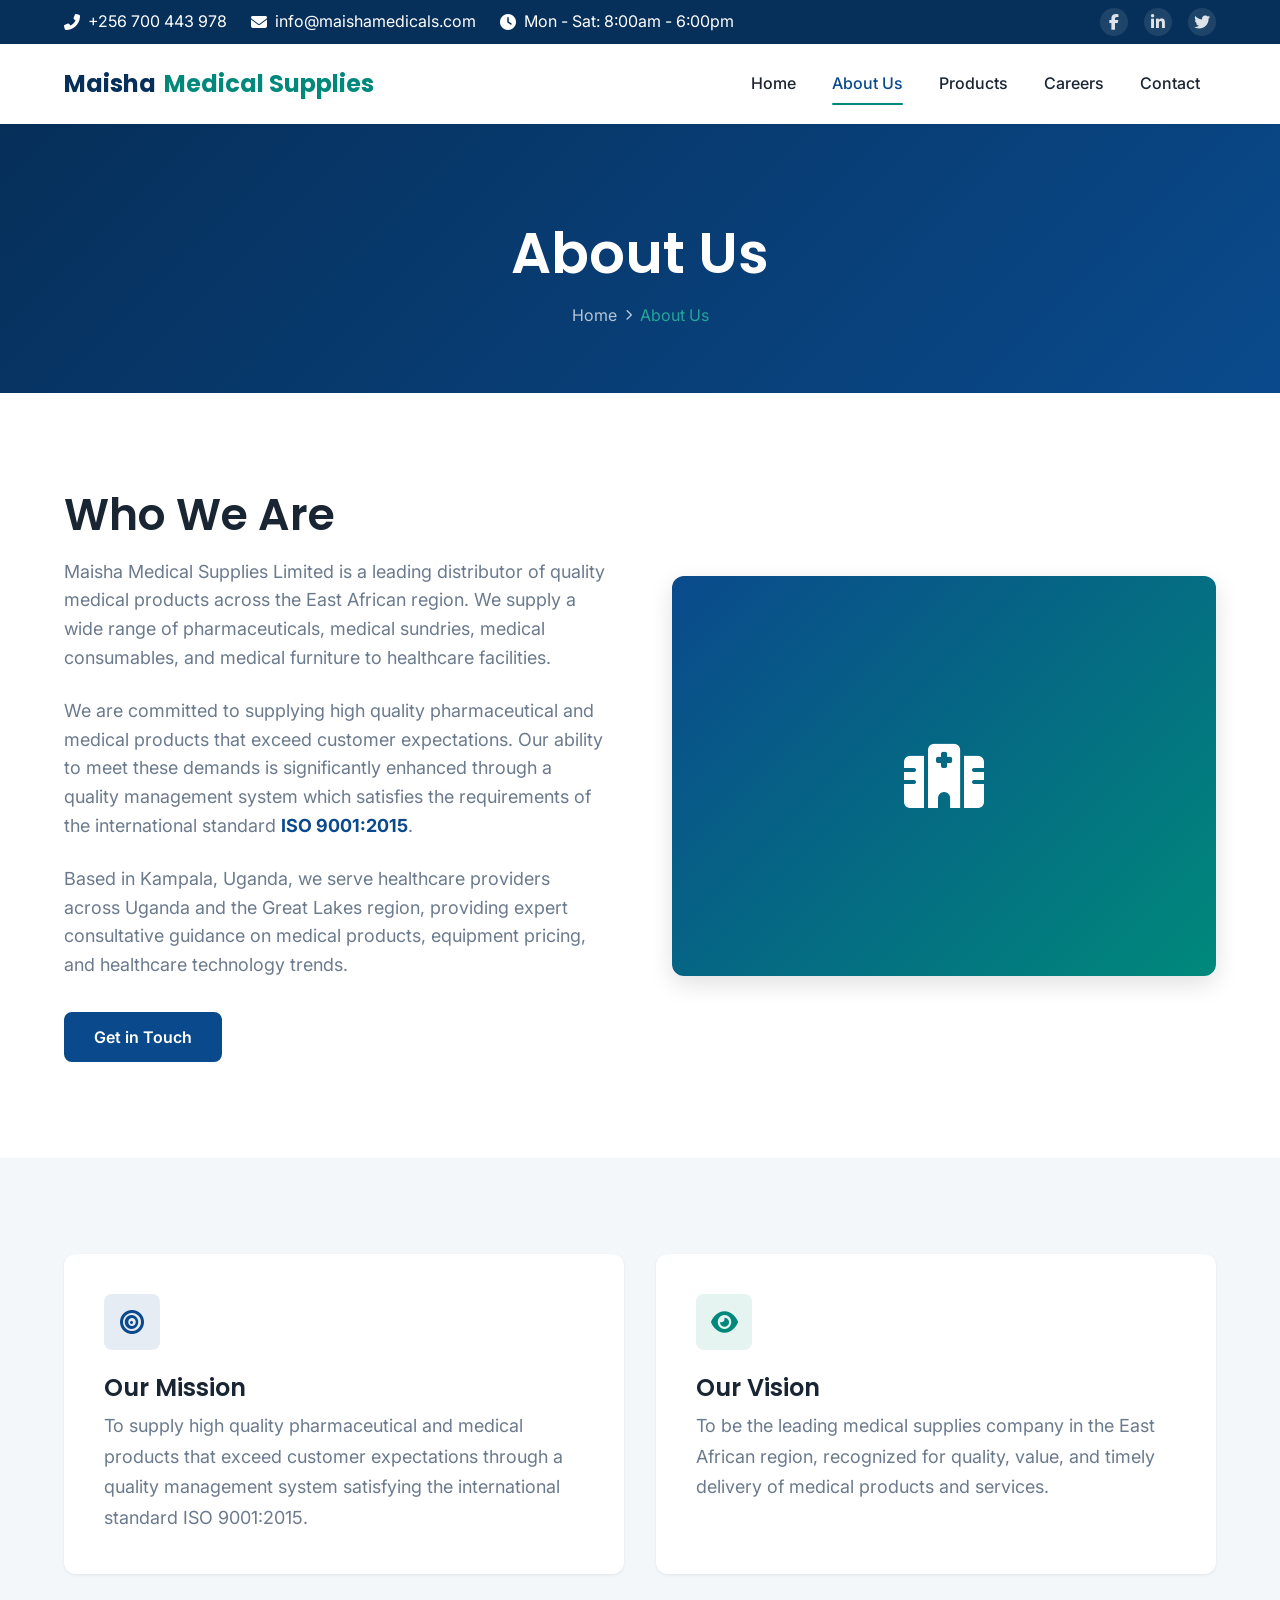
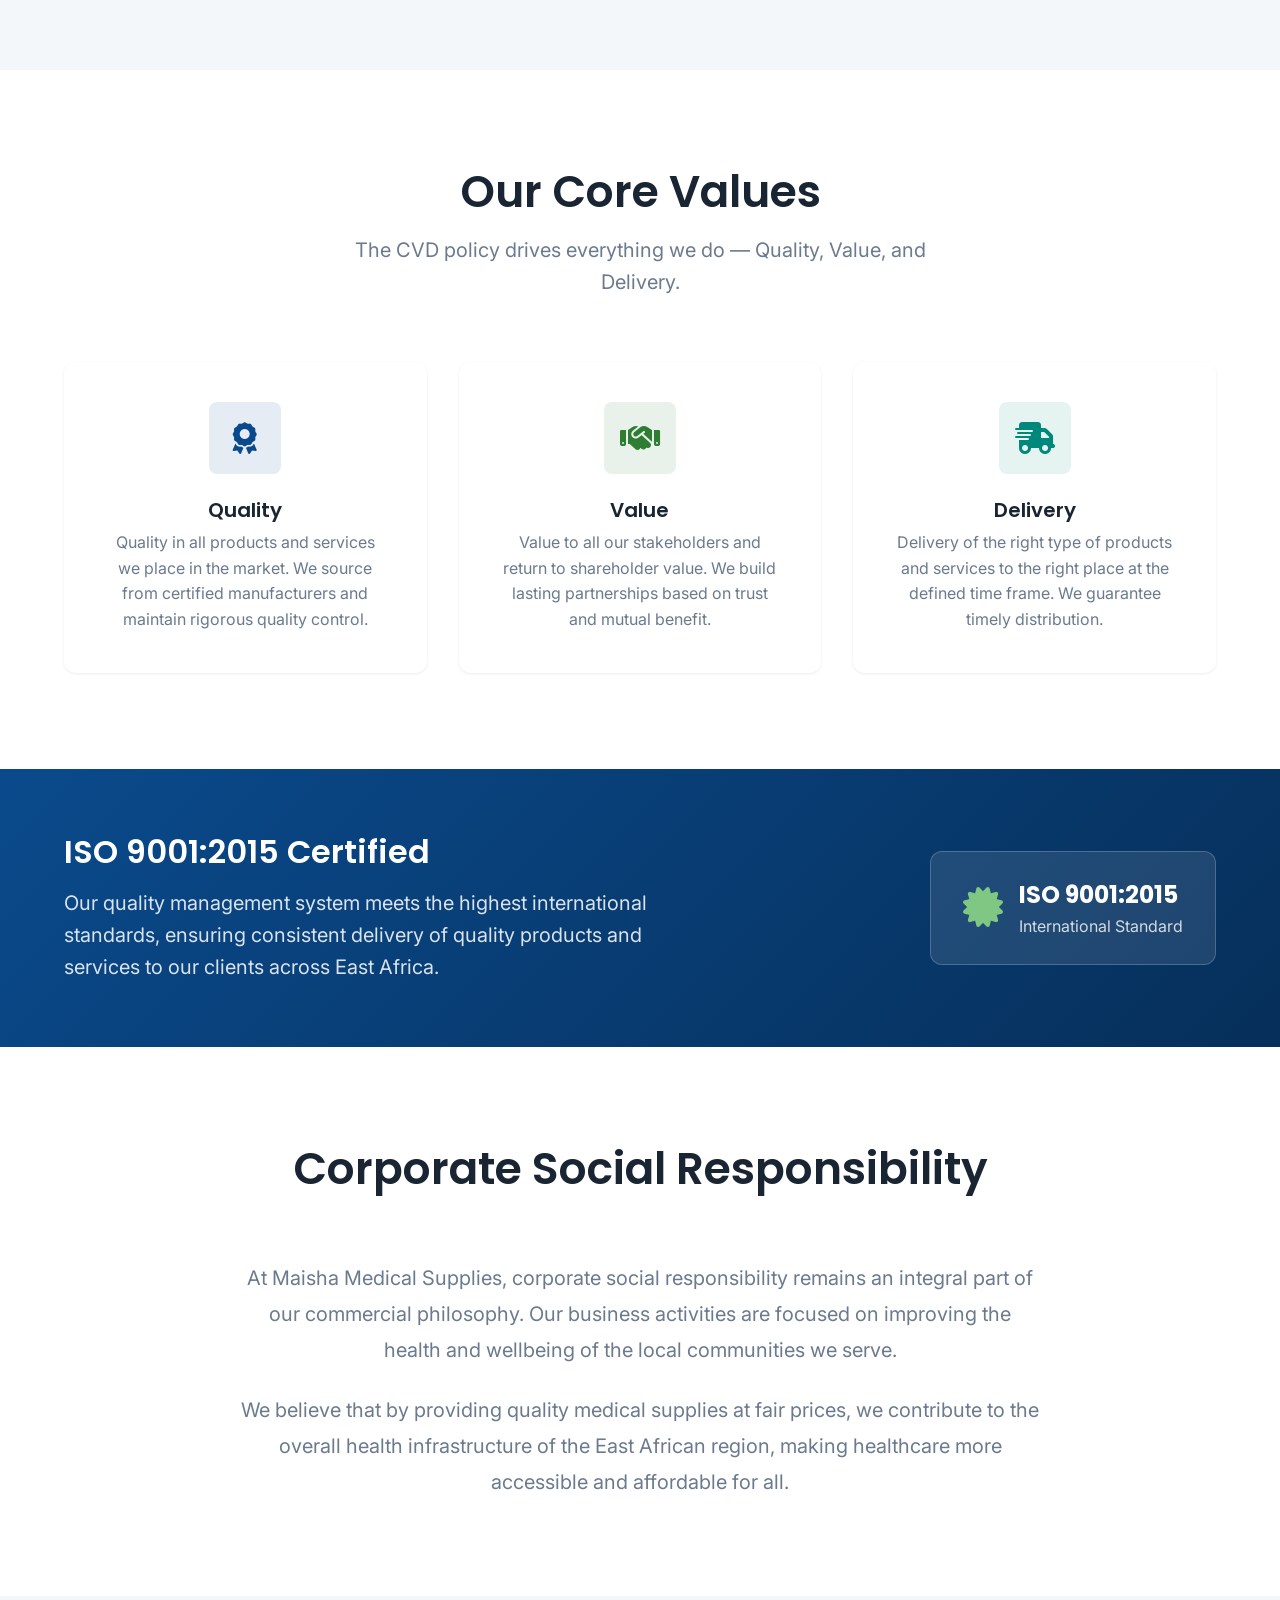
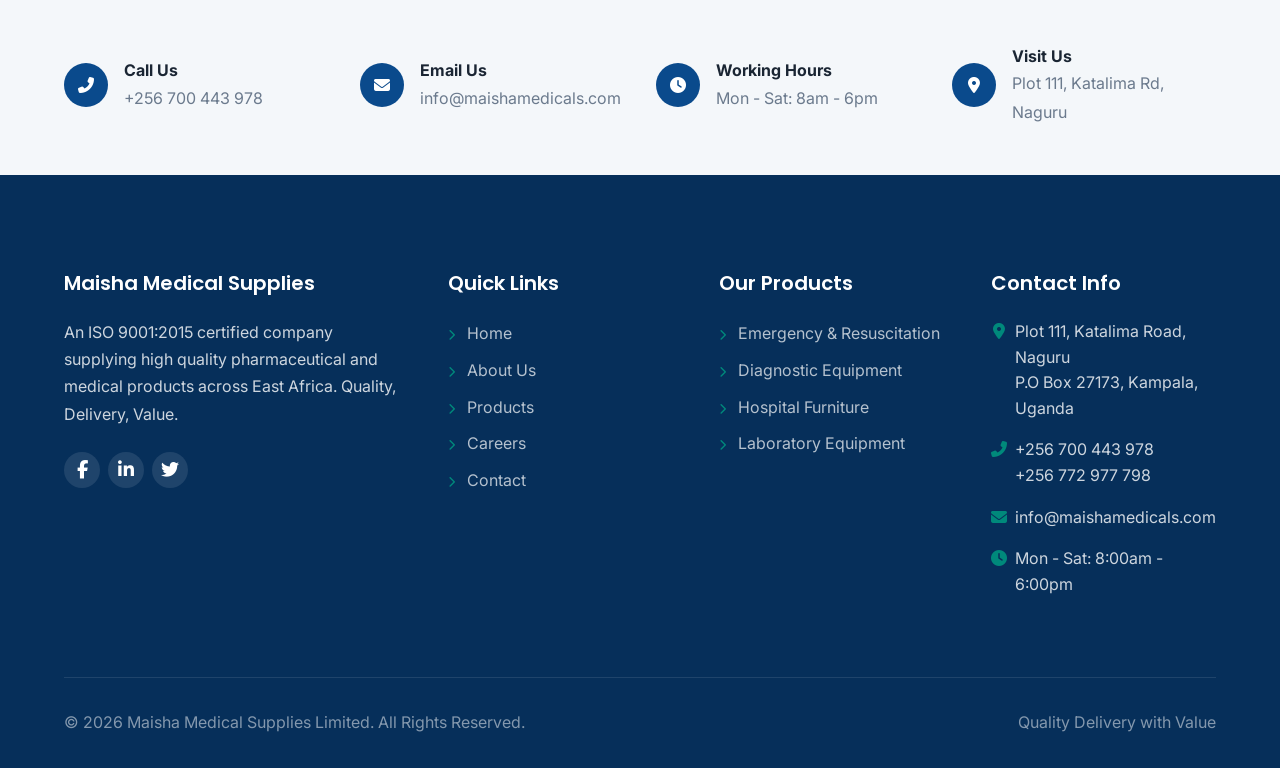
<file: about.html>
<!DOCTYPE html>
<html lang="en">
<head>
  <meta charset="utf-8">
  <meta name="viewport" content="width=device-width, initial-scale=1.0">
  <title>About Us | Maisha Medical Supplies Limited</title>
  <meta name="description" content="Learn about Maisha Medical Supplies Limited — our mission, vision, values, and commitment to quality medical supply distribution across East Africa.">

  <!-- Favicons -->
  <link rel="apple-touch-icon" sizes="180x180" href="assets/images/logo/apple-touch-icon.png">
  <link rel="icon" type="image/png" sizes="32x32" href="assets/images/logo/favicon-32x32.png">
  <link rel="icon" type="image/png" sizes="16x16" href="assets/images/logo/favicon-16x16.png">
  <link rel="manifest" href="assets/images/logo/site.webmanifest">
  <link rel="shortcut icon" href="assets/images/logo/favicon.ico">

  <!-- Fonts -->
  <link rel="preconnect" href="https://fonts.googleapis.com">
  <link rel="preconnect" href="https://fonts.gstatic.com" crossorigin>
  <link href="https://fonts.googleapis.com/css2?family=Inter:wght@400;500;600&family=Poppins:wght@600;700&display=swap" rel="stylesheet">

  <!-- Font Awesome -->
  <link rel="stylesheet" href="https://cdnjs.cloudflare.com/ajax/libs/font-awesome/6.5.1/css/all.min.css">

  <!-- Styles -->
  <link rel="stylesheet" href="assets/css/main.css">
</head>
<body>

  <!-- ===== TOP BAR ===== -->
  <div class="top-bar">
    <div class="container">
      <div class="top-bar__contact">
        <span><i class="fas fa-phone-alt"></i> +256 700 443 978</span>
        <span><i class="fas fa-envelope"></i> info@maishamedicals.com</span>
        <span><i class="fas fa-clock"></i> Mon - Sat: 8:00am - 6:00pm</span>
      </div>
      <div class="top-bar__social">
        <a href="#" aria-label="Facebook"><i class="fab fa-facebook-f"></i></a>
        <a href="#" aria-label="LinkedIn"><i class="fab fa-linkedin-in"></i></a>
        <a href="#" aria-label="Twitter"><i class="fab fa-twitter"></i></a>
      </div>
    </div>
  </div>

  <!-- ===== HEADER ===== -->
  <header class="header">
    <div class="container">
      <a href="index.html" class="logo">
        Maisha <span>Medical Supplies</span>
      </a>
      <nav>
        <button class="nav__toggle" aria-label="Toggle navigation">
          <span class="bar"></span>
          <span class="bar"></span>
          <span class="bar"></span>
        </button>
        <ul class="nav__list">
          <li><a href="index.html" class="nav__link">Home</a></li>
          <li><a href="about.html" class="nav__link">About Us</a></li>
          <li><a href="products.html" class="nav__link">Products</a></li>
          <li><a href="careers.html" class="nav__link">Careers</a></li>
          <li><a href="contact.html" class="nav__link">Contact</a></li>
        </ul>
      </nav>
    </div>
  </header>

  <!-- ===== PAGE HEADER ===== -->
  <section class="page-header">
    <div class="container">
      <h1>About Us</h1>
      <div class="breadcrumb">
        <a href="index.html">Home</a>
        <i class="fas fa-chevron-right" style="font-size: 0.7rem;"></i>
        <span>About Us</span>
      </div>
    </div>
  </section>

  <!-- ===== ABOUT INTRO ===== -->
  <section class="section">
    <div class="container">
      <div class="about-intro">
        <div class="fade-in">
          <h2 style="margin-bottom: 1rem;">Who We Are</h2>
          <p style="color: var(--color-mid-gray); margin-bottom: 1.5rem;">Maisha Medical Supplies Limited is a leading distributor of quality medical products across the East African region. We supply a wide range of pharmaceuticals, medical sundries, medical consumables, and medical furniture to healthcare facilities.</p>
          <p style="color: var(--color-mid-gray); margin-bottom: 1.5rem;">We are committed to supplying high quality pharmaceutical and medical products that exceed customer expectations. Our ability to meet these demands is significantly enhanced through a quality management system which satisfies the requirements of the international standard <strong style="color: var(--color-primary);">ISO 9001:2015</strong>.</p>
          <p style="color: var(--color-mid-gray); margin-bottom: 2rem;">Based in Kampala, Uganda, we serve healthcare providers across Uganda and the Great Lakes region, providing expert consultative guidance on medical products, equipment pricing, and healthcare technology trends.</p>
          <a href="contact.html" class="btn btn--primary">Get in Touch</a>
        </div>
        <div class="about-intro__image fade-in">
          <div style="background: linear-gradient(135deg, var(--color-primary) 0%, var(--color-secondary) 100%); height: 400px; display: flex; align-items: center; justify-content: center; color: white; font-size: 4rem;">
            <i class="fas fa-hospital"></i>
          </div>
        </div>
      </div>
    </div>
  </section>

  <!-- ===== MISSION & VISION ===== -->
  <section class="section section--alt">
    <div class="container">
      <div class="grid grid--2">
        <div class="card fade-in">
          <div class="card__body" style="padding: 2.5rem;">
            <div class="card__icon card__icon--primary">
              <i class="fas fa-bullseye"></i>
            </div>
            <h3 class="card__title" style="font-size: var(--text-xl);">Our Mission</h3>
            <p class="card__text" style="font-size: var(--text-base); line-height: 1.7;">To supply high quality pharmaceutical and medical products that exceed customer expectations through a quality management system satisfying the international standard ISO 9001:2015.</p>
          </div>
        </div>
        <div class="card fade-in">
          <div class="card__body" style="padding: 2.5rem;">
            <div class="card__icon card__icon--secondary">
              <i class="fas fa-eye"></i>
            </div>
            <h3 class="card__title" style="font-size: var(--text-xl);">Our Vision</h3>
            <p class="card__text" style="font-size: var(--text-base); line-height: 1.7;">To be the leading medical supplies company in the East African region, recognized for quality, value, and timely delivery of medical products and services.</p>
          </div>
        </div>
      </div>
    </div>
  </section>

  <!-- ===== CORE VALUES ===== -->
  <section class="section">
    <div class="container">
      <div class="section-header fade-in">
        <h2>Our Core Values</h2>
        <p>The CVD policy drives everything we do — Quality, Value, and Delivery.</p>
      </div>
      <div class="grid grid--3">
        <div class="card fade-in">
          <div class="card__body" style="text-align: center; padding: 2.5rem;">
            <div class="card__icon card__icon--primary" style="margin: 0 auto 1.5rem; width: 72px; height: 72px; font-size: 2rem;">
              <i class="fas fa-award"></i>
            </div>
            <h4 class="card__title">Quality</h4>
            <p class="card__text">Quality in all products and services we place in the market. We source from certified manufacturers and maintain rigorous quality control.</p>
          </div>
        </div>
        <div class="card fade-in">
          <div class="card__body" style="text-align: center; padding: 2.5rem;">
            <div class="card__icon card__icon--success" style="margin: 0 auto 1.5rem; width: 72px; height: 72px; font-size: 2rem;">
              <i class="fas fa-handshake"></i>
            </div>
            <h4 class="card__title">Value</h4>
            <p class="card__text">Value to all our stakeholders and return to shareholder value. We build lasting partnerships based on trust and mutual benefit.</p>
          </div>
        </div>
        <div class="card fade-in">
          <div class="card__body" style="text-align: center; padding: 2.5rem;">
            <div class="card__icon card__icon--secondary" style="margin: 0 auto 1.5rem; width: 72px; height: 72px; font-size: 2rem;">
              <i class="fas fa-shipping-fast"></i>
            </div>
            <h4 class="card__title">Delivery</h4>
            <p class="card__text">Delivery of the right type of products and services to the right place at the defined time frame. We guarantee timely distribution.</p>
          </div>
        </div>
      </div>
    </div>
  </section>

  <!-- ===== ISO CERTIFICATION ===== -->
  <section class="iso-banner fade-in">
    <div class="container">
      <div class="iso-banner__content">
        <h3>ISO 9001:2015 Certified</h3>
        <p>Our quality management system meets the highest international standards, ensuring consistent delivery of quality products and services to our clients across East Africa.</p>
      </div>
      <div class="iso-badge">
        <div class="iso-badge__icon"><i class="fas fa-certificate"></i></div>
        <div>
          <div class="iso-badge__text">ISO 9001:2015</div>
          <div class="iso-badge__label">International Standard</div>
        </div>
      </div>
    </div>
  </section>

  <!-- ===== CSR ===== -->
  <section class="section">
    <div class="container">
      <div class="section-header fade-in">
        <h2>Corporate Social Responsibility</h2>
      </div>
      <div style="max-width: 800px; margin: 0 auto; text-align: center;" class="fade-in">
        <p style="font-size: var(--text-lg); color: var(--color-mid-gray); line-height: 1.8; margin-bottom: 1.5rem;">At Maisha Medical Supplies, corporate social responsibility remains an integral part of our commercial philosophy. Our business activities are focused on improving the health and wellbeing of the local communities we serve.</p>
        <p style="font-size: var(--text-lg); color: var(--color-mid-gray); line-height: 1.8;">We believe that by providing quality medical supplies at fair prices, we contribute to the overall health infrastructure of the East African region, making healthcare more accessible and affordable for all.</p>
      </div>
    </div>
  </section>

  <!-- ===== CONTACT STRIP ===== -->
  <section class="contact-strip">
    <div class="container">
      <div class="contact-strip__item fade-in">
        <div class="contact-strip__icon"><i class="fas fa-phone-alt"></i></div>
        <div class="contact-strip__text">
          <strong>Call Us</strong>
          <span>+256 700 443 978</span>
        </div>
      </div>
      <div class="contact-strip__item fade-in">
        <div class="contact-strip__icon"><i class="fas fa-envelope"></i></div>
        <div class="contact-strip__text">
          <strong>Email Us</strong>
          <span>info@maishamedicals.com</span>
        </div>
      </div>
      <div class="contact-strip__item fade-in">
        <div class="contact-strip__icon"><i class="fas fa-clock"></i></div>
        <div class="contact-strip__text">
          <strong>Working Hours</strong>
          <span>Mon - Sat: 8am - 6pm</span>
        </div>
      </div>
      <div class="contact-strip__item fade-in">
        <div class="contact-strip__icon"><i class="fas fa-map-marker-alt"></i></div>
        <div class="contact-strip__text">
          <strong>Visit Us</strong>
          <span>Plot 111, Katalima Rd, Naguru</span>
        </div>
      </div>
    </div>
  </section>

  <!-- ===== FOOTER ===== -->
  <footer class="footer">
    <div class="container">
      <div class="footer__grid">
        <div class="footer__about">
          <h4>Maisha Medical Supplies</h4>
          <p>An ISO 9001:2015 certified company supplying high quality pharmaceutical and medical products across East Africa. Quality, Delivery, Value.</p>
          <div class="footer__social">
            <a href="#" aria-label="Facebook"><i class="fab fa-facebook-f"></i></a>
            <a href="#" aria-label="LinkedIn"><i class="fab fa-linkedin-in"></i></a>
            <a href="#" aria-label="Twitter"><i class="fab fa-twitter"></i></a>
          </div>
        </div>
        <div>
          <h4>Quick Links</h4>
          <ul class="footer__links">
            <li><a href="index.html"><i class="fas fa-chevron-right"></i> Home</a></li>
            <li><a href="about.html"><i class="fas fa-chevron-right"></i> About Us</a></li>
            <li><a href="products.html"><i class="fas fa-chevron-right"></i> Products</a></li>
            <li><a href="careers.html"><i class="fas fa-chevron-right"></i> Careers</a></li>
            <li><a href="contact.html"><i class="fas fa-chevron-right"></i> Contact</a></li>
          </ul>
        </div>
        <div>
          <h4>Our Products</h4>
          <ul class="footer__links">
            <li><a href="products.html"><i class="fas fa-chevron-right"></i> Emergency & Resuscitation</a></li>
            <li><a href="products.html"><i class="fas fa-chevron-right"></i> Diagnostic Equipment</a></li>
            <li><a href="products.html"><i class="fas fa-chevron-right"></i> Hospital Furniture</a></li>
            <li><a href="products.html"><i class="fas fa-chevron-right"></i> Laboratory Equipment</a></li>
          </ul>
        </div>
        <div>
          <h4>Contact Info</h4>
          <div class="footer__contact-item">
            <i class="fas fa-map-marker-alt"></i>
            <span>Plot 111, Katalima Road, Naguru<br>P.O Box 27173, Kampala, Uganda</span>
          </div>
          <div class="footer__contact-item">
            <i class="fas fa-phone-alt"></i>
            <span>+256 700 443 978<br>+256 772 977 798</span>
          </div>
          <div class="footer__contact-item">
            <i class="fas fa-envelope"></i>
            <span>info@maishamedicals.com</span>
          </div>
          <div class="footer__contact-item">
            <i class="fas fa-clock"></i>
            <span>Mon - Sat: 8:00am - 6:00pm</span>
          </div>
        </div>
      </div>
      <div class="footer__bottom">
        <p>&copy; 2026 Maisha Medical Supplies Limited. All Rights Reserved.</p>
        <p>Quality Delivery with Value</p>
      </div>
    </div>
  </footer>

  <button class="back-to-top" aria-label="Back to top"><i class="fas fa-chevron-up"></i></button>

  <script src="assets/js/main.js"></script>
</body>
</html>
</file>
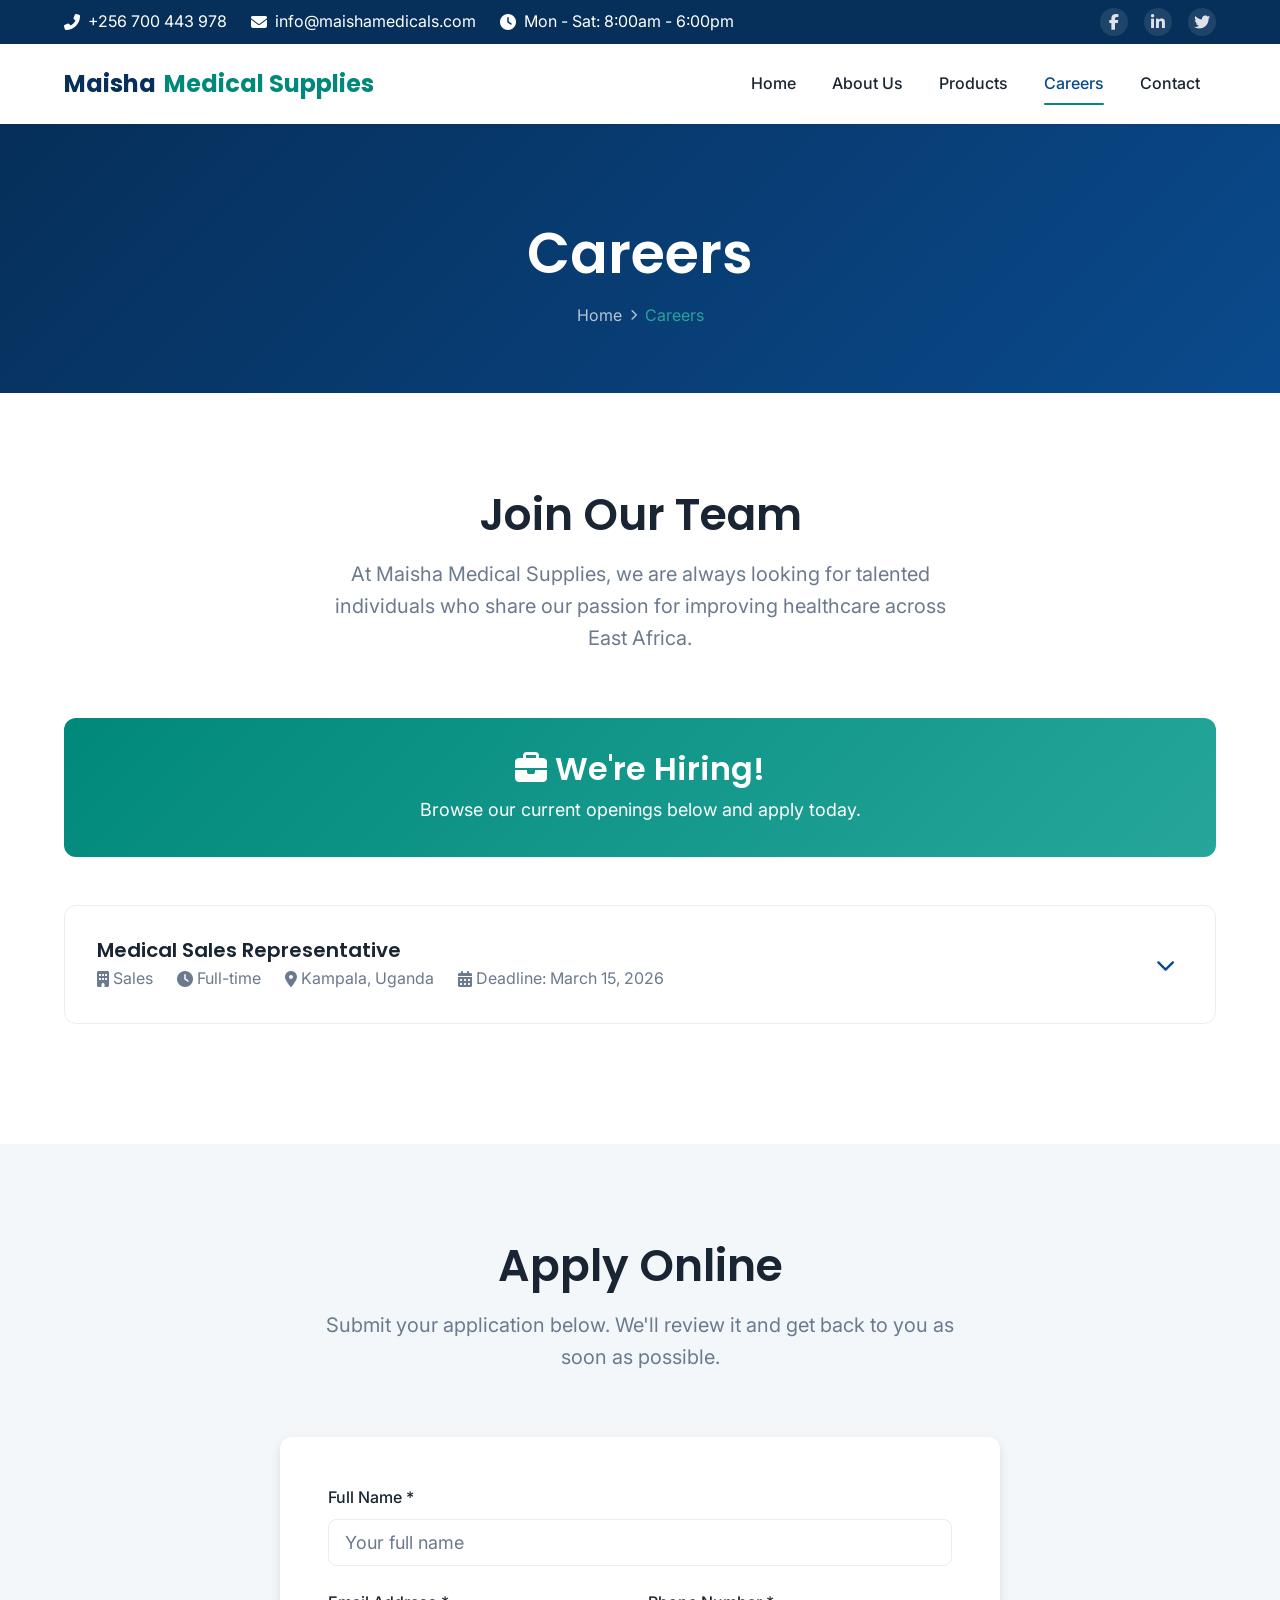
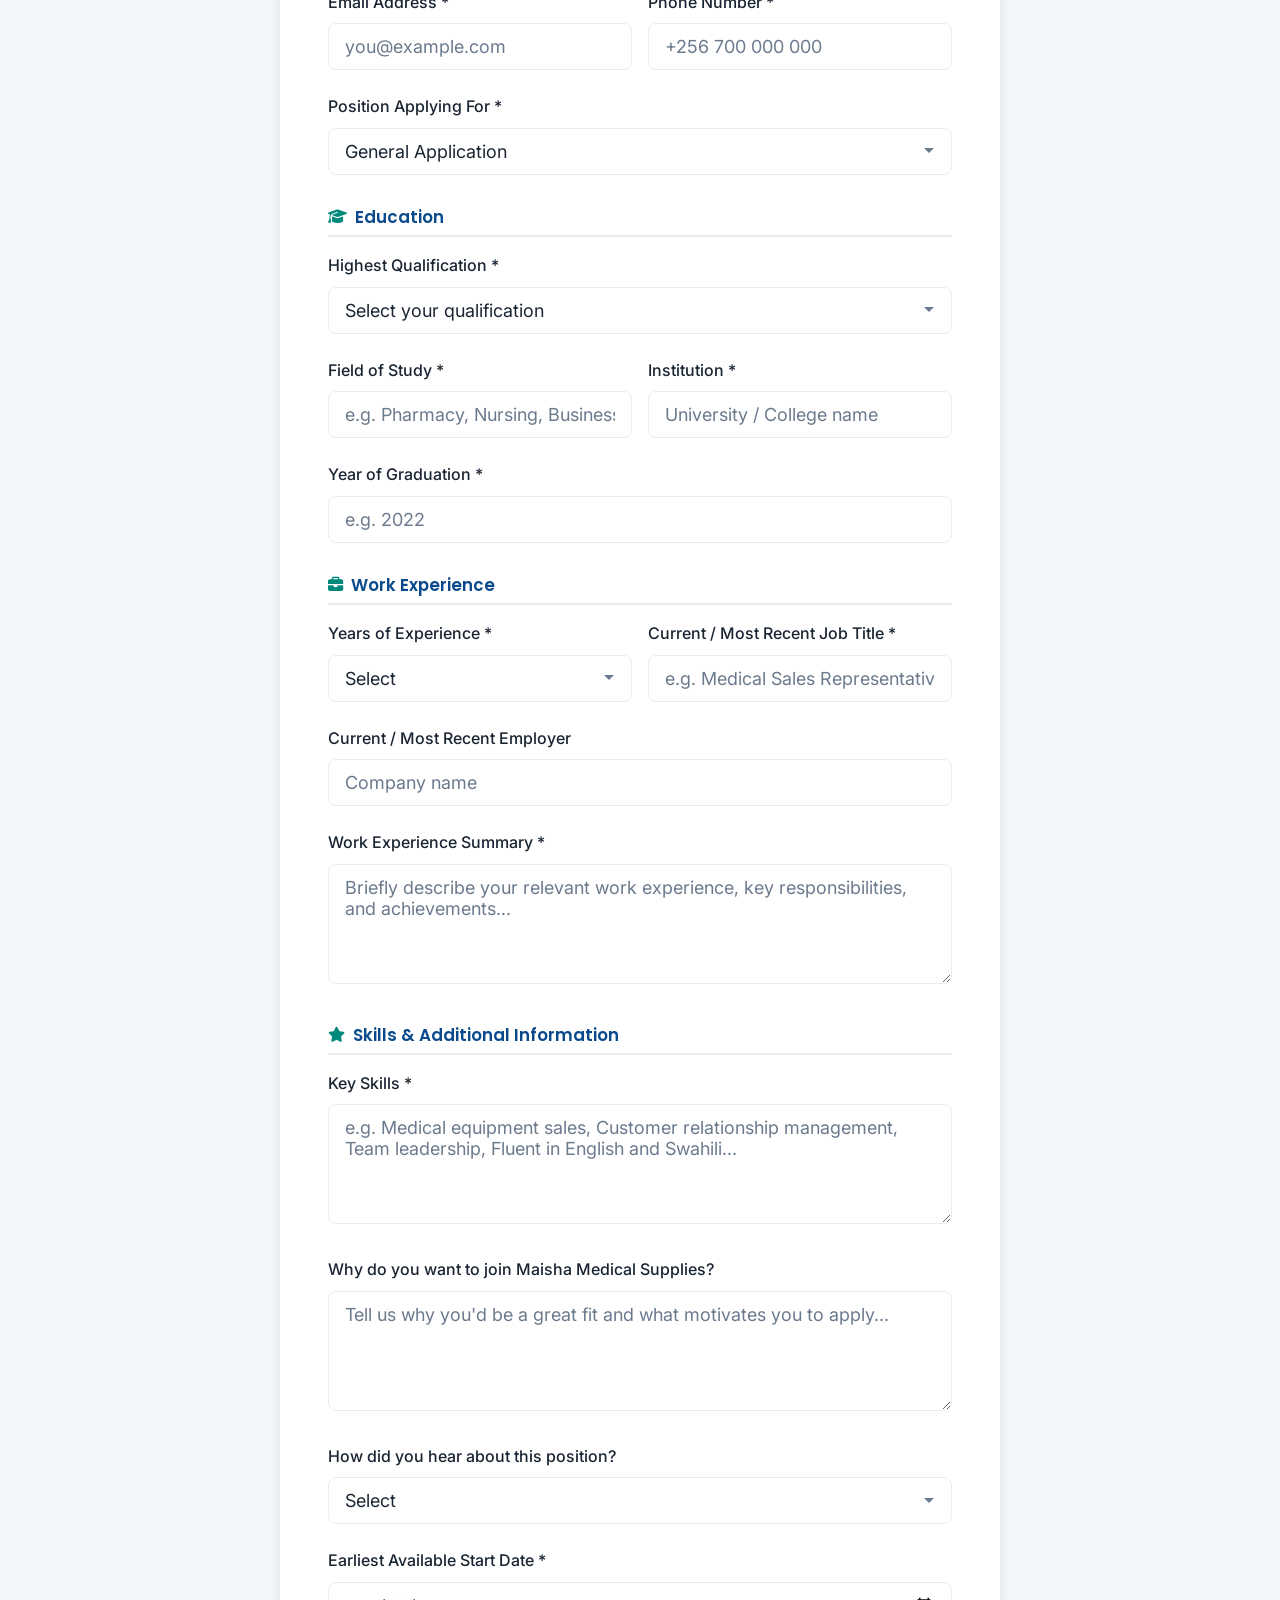
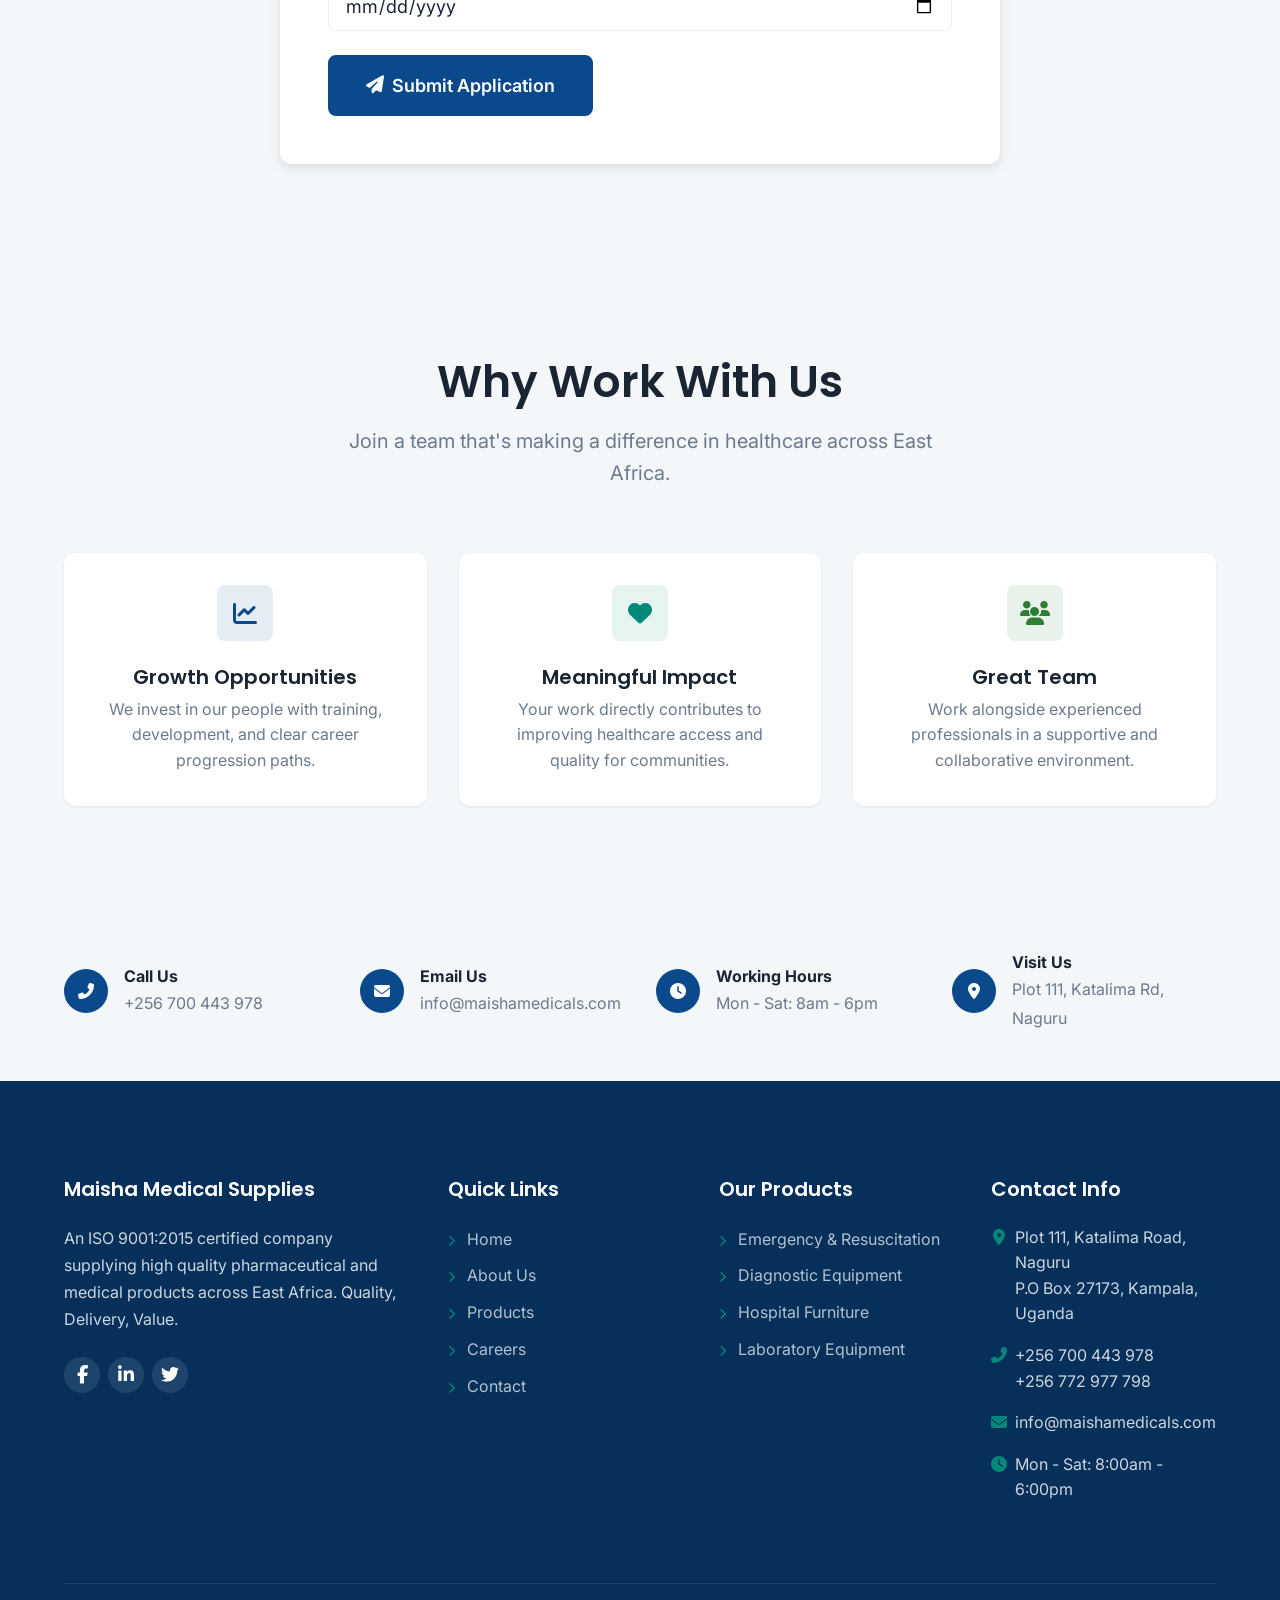
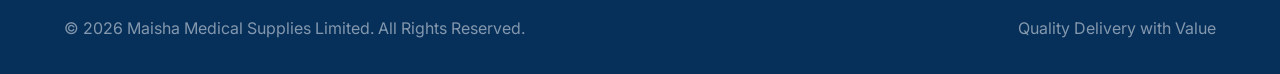
<file: careers.html>
<!DOCTYPE html>
<html lang="en">
<head>
  <meta charset="utf-8">
  <meta name="viewport" content="width=device-width, initial-scale=1.0">
  <title>Careers | Maisha Medical Supplies Limited</title>
  <meta name="description" content="Join our team at Maisha Medical Supplies Limited. View current job openings and career opportunities in the medical supply industry.">

  <!-- Favicons -->
  <link rel="apple-touch-icon" sizes="180x180" href="assets/images/logo/apple-touch-icon.png">
  <link rel="icon" type="image/png" sizes="32x32" href="assets/images/logo/favicon-32x32.png">
  <link rel="icon" type="image/png" sizes="16x16" href="assets/images/logo/favicon-16x16.png">
  <link rel="manifest" href="assets/images/logo/site.webmanifest">
  <link rel="shortcut icon" href="assets/images/logo/favicon.ico">

  <!-- Fonts -->
  <link rel="preconnect" href="https://fonts.googleapis.com">
  <link rel="preconnect" href="https://fonts.gstatic.com" crossorigin>
  <link href="https://fonts.googleapis.com/css2?family=Inter:wght@400;500;600&family=Poppins:wght@600;700&display=swap" rel="stylesheet">

  <!-- Font Awesome -->
  <link rel="stylesheet" href="https://cdnjs.cloudflare.com/ajax/libs/font-awesome/6.5.1/css/all.min.css">

  <!-- Styles -->
  <link rel="stylesheet" href="assets/css/main.css">
</head>
<body>

  <!-- ===== TOP BAR ===== -->
  <div class="top-bar">
    <div class="container">
      <div class="top-bar__contact">
        <span><i class="fas fa-phone-alt"></i> +256 700 443 978</span>
        <span><i class="fas fa-envelope"></i> info@maishamedicals.com</span>
        <span><i class="fas fa-clock"></i> Mon - Sat: 8:00am - 6:00pm</span>
      </div>
      <div class="top-bar__social">
        <a href="#" aria-label="Facebook"><i class="fab fa-facebook-f"></i></a>
        <a href="#" aria-label="LinkedIn"><i class="fab fa-linkedin-in"></i></a>
        <a href="#" aria-label="Twitter"><i class="fab fa-twitter"></i></a>
      </div>
    </div>
  </div>

  <!-- ===== HEADER ===== -->
  <header class="header">
    <div class="container">
      <a href="index.html" class="logo">
        Maisha <span>Medical Supplies</span>
      </a>
      <nav>
        <button class="nav__toggle" aria-label="Toggle navigation">
          <span class="bar"></span>
          <span class="bar"></span>
          <span class="bar"></span>
        </button>
        <ul class="nav__list">
          <li><a href="index.html" class="nav__link">Home</a></li>
          <li><a href="about.html" class="nav__link">About Us</a></li>
          <li><a href="products.html" class="nav__link">Products</a></li>
          <li><a href="careers.html" class="nav__link">Careers</a></li>
          <li><a href="contact.html" class="nav__link">Contact</a></li>
        </ul>
      </nav>
    </div>
  </header>

  <!-- ===== PAGE HEADER ===== -->
  <section class="page-header">
    <div class="container">
      <h1>Careers</h1>
      <div class="breadcrumb">
        <a href="index.html">Home</a>
        <i class="fas fa-chevron-right" style="font-size: 0.7rem;"></i>
        <span>Careers</span>
      </div>
    </div>
  </section>

  <!-- ===== CAREERS INTRO ===== -->
  <section class="section">
    <div class="container">
      <div class="section-header fade-in">
        <h2>Join Our Team</h2>
        <p>At Maisha Medical Supplies, we are always looking for talented individuals who share our passion for improving healthcare across East Africa.</p>
      </div>

      <!-- Hiring Banner (shown/hidden by careers.js) -->
      <div class="hiring-banner fade-in" id="hiring-banner" style="display: none;">
        <h3><i class="fas fa-briefcase"></i> We're Hiring!</h3>
        <p>Browse our current openings below and apply today.</p>
      </div>

      <!-- Job Listings Container -->
      <div id="jobs-container">
        <div class="loading"><div class="spinner"></div></div>
      </div>

      <!-- No Jobs Fallback -->
      <div class="no-jobs" id="no-jobs" style="display: none;">
        <i class="fas fa-inbox"></i>
        <h3>No Current Openings</h3>
        <p style="margin-bottom: 1.5rem;">We don't have any open positions right now, but we're always interested in hearing from talented professionals.</p>
        <p>Submit your application below and we'll keep it on file for future opportunities.</p>
      </div>

      <noscript>
        <div class="section-header">
          <p>Please enable JavaScript to view our job listings, or email info@maishamedicals.com for current openings.</p>
        </div>
      </noscript>
    </div>
  </section>

  <!-- ===== APPLICATION FORM ===== -->
  <section class="section section--alt" id="apply-section">
    <div class="container">
      <div class="section-header fade-in">
        <h2>Apply Online</h2>
        <p>Submit your application below. We'll review it and get back to you as soon as possible.</p>
      </div>

      <div class="application-form-wrap fade-in">
        <!-- Success message -->
        <div id="apply-success" class="form-success">
          <i class="fas fa-check-circle" style="display:block;"></i>
          <h3>Application Submitted!</h3>
          <p style="color:var(--color-mid-gray);margin-top:var(--space-md);">Thank you for your interest. Our team will review your application and contact you soon.</p>
        </div>

        <!-- Application form — Formspree -->
        <form id="apply-form" action="https://formspree.io/f/mjgeoazy" method="POST">
          <input type="hidden" name="_subject" value="New Job Application — Maisha Medical Supplies">
          <input type="text" name="_gotcha" style="display:none;">

          <div class="form-group">
            <label for="apply-name">Full Name *</label>
            <input type="text" id="apply-name" name="name" class="form-control" placeholder="Your full name" required>
          </div>

          <div class="apply-form-row">
            <div class="form-group">
              <label for="apply-email">Email Address *</label>
              <input type="email" id="apply-email" name="email" class="form-control" placeholder="you@example.com" required>
            </div>
            <div class="form-group">
              <label for="apply-phone">Phone Number *</label>
              <input type="tel" id="apply-phone" name="phone" class="form-control" placeholder="+256 700 000 000" required>
            </div>
          </div>

          <div class="form-group">
            <label for="apply-position">Position Applying For *</label>
            <select id="apply-position" name="position" class="form-control" required>
              <option value="General Application">General Application</option>
            </select>
          </div>

          <!-- Education -->
          <h4 class="form-section-title"><i class="fas fa-graduation-cap"></i> Education</h4>

          <div class="form-group">
            <label for="apply-degree">Highest Qualification *</label>
            <select id="apply-degree" name="highest_qualification" class="form-control" required>
              <option value="" disabled selected>Select your qualification</option>
              <option value="Certificate">Certificate</option>
              <option value="Diploma">Diploma</option>
              <option value="Bachelor's Degree">Bachelor's Degree</option>
              <option value="Master's Degree">Master's Degree</option>
              <option value="Doctorate / PhD">Doctorate / PhD</option>
              <option value="Other">Other</option>
            </select>
          </div>

          <div class="apply-form-row">
            <div class="form-group">
              <label for="apply-field">Field of Study *</label>
              <input type="text" id="apply-field" name="field_of_study" class="form-control" placeholder="e.g. Pharmacy, Nursing, Business" required>
            </div>
            <div class="form-group">
              <label for="apply-institution">Institution *</label>
              <input type="text" id="apply-institution" name="institution" class="form-control" placeholder="University / College name" required>
            </div>
          </div>

          <div class="form-group">
            <label for="apply-grad-year">Year of Graduation *</label>
            <input type="number" id="apply-grad-year" name="graduation_year" class="form-control" placeholder="e.g. 2022" min="1970" max="2030" required>
          </div>

          <!-- Work Experience -->
          <h4 class="form-section-title"><i class="fas fa-briefcase"></i> Work Experience</h4>

          <div class="apply-form-row">
            <div class="form-group">
              <label for="apply-years-exp">Years of Experience *</label>
              <select id="apply-years-exp" name="years_of_experience" class="form-control" required>
                <option value="" disabled selected>Select</option>
                <option value="Less than 1 year">Less than 1 year</option>
                <option value="1-2 years">1-2 years</option>
                <option value="3-5 years">3-5 years</option>
                <option value="5-10 years">5-10 years</option>
                <option value="10+ years">10+ years</option>
              </select>
            </div>
            <div class="form-group">
              <label for="apply-current-title">Current / Most Recent Job Title *</label>
              <input type="text" id="apply-current-title" name="current_job_title" class="form-control" placeholder="e.g. Medical Sales Representative" required>
            </div>
          </div>

          <div class="form-group">
            <label for="apply-current-employer">Current / Most Recent Employer</label>
            <input type="text" id="apply-current-employer" name="current_employer" class="form-control" placeholder="Company name">
          </div>

          <div class="form-group">
            <label for="apply-experience-summary">Work Experience Summary *</label>
            <textarea id="apply-experience-summary" name="experience_summary" class="form-control" rows="4" placeholder="Briefly describe your relevant work experience, key responsibilities, and achievements..." required></textarea>
          </div>

          <!-- Skills & Additional Info -->
          <h4 class="form-section-title"><i class="fas fa-star"></i> Skills & Additional Information</h4>

          <div class="form-group">
            <label for="apply-skills">Key Skills *</label>
            <textarea id="apply-skills" name="key_skills" class="form-control" rows="3" placeholder="e.g. Medical equipment sales, Customer relationship management, Team leadership, Fluent in English and Swahili..." required></textarea>
          </div>

          <div class="form-group">
            <label for="apply-message">Why do you want to join Maisha Medical Supplies?</label>
            <textarea id="apply-message" name="cover_letter" class="form-control" rows="4" placeholder="Tell us why you'd be a great fit and what motivates you to apply..."></textarea>
          </div>

          <div class="form-group">
            <label for="apply-referral">How did you hear about this position?</label>
            <select id="apply-referral" name="referral_source" class="form-control">
              <option value="" disabled selected>Select</option>
              <option value="Company Website">Company Website</option>
              <option value="Social Media">Social Media</option>
              <option value="Job Board">Job Board</option>
              <option value="Employee Referral">Employee Referral</option>
              <option value="Other">Other</option>
            </select>
          </div>

          <div class="form-group">
            <label for="apply-available">Earliest Available Start Date *</label>
            <input type="date" id="apply-available" name="available_start_date" class="form-control" required>
          </div>

          <button type="submit" class="btn btn--primary btn--lg" id="apply-submit">
            <i class="fas fa-paper-plane"></i> Submit Application
          </button>
        </form>
      </div>
    </div>
  </section>

  <!-- ===== WHY WORK WITH US ===== -->
  <section class="section section--alt">
    <div class="container">
      <div class="section-header fade-in">
        <h2>Why Work With Us</h2>
        <p>Join a team that's making a difference in healthcare across East Africa.</p>
      </div>
      <div class="grid grid--3">
        <div class="card fade-in">
          <div class="card__body" style="text-align: center; padding: 2rem;">
            <div class="card__icon card__icon--primary" style="margin: 0 auto 1.5rem;">
              <i class="fas fa-chart-line"></i>
            </div>
            <h4 class="card__title">Growth Opportunities</h4>
            <p class="card__text">We invest in our people with training, development, and clear career progression paths.</p>
          </div>
        </div>
        <div class="card fade-in">
          <div class="card__body" style="text-align: center; padding: 2rem;">
            <div class="card__icon card__icon--secondary" style="margin: 0 auto 1.5rem;">
              <i class="fas fa-heart"></i>
            </div>
            <h4 class="card__title">Meaningful Impact</h4>
            <p class="card__text">Your work directly contributes to improving healthcare access and quality for communities.</p>
          </div>
        </div>
        <div class="card fade-in">
          <div class="card__body" style="text-align: center; padding: 2rem;">
            <div class="card__icon card__icon--success" style="margin: 0 auto 1.5rem;">
              <i class="fas fa-users"></i>
            </div>
            <h4 class="card__title">Great Team</h4>
            <p class="card__text">Work alongside experienced professionals in a supportive and collaborative environment.</p>
          </div>
        </div>
      </div>
    </div>
  </section>

  <!-- ===== CONTACT STRIP ===== -->
  <section class="contact-strip">
    <div class="container">
      <div class="contact-strip__item fade-in">
        <div class="contact-strip__icon"><i class="fas fa-phone-alt"></i></div>
        <div class="contact-strip__text">
          <strong>Call Us</strong>
          <span>+256 700 443 978</span>
        </div>
      </div>
      <div class="contact-strip__item fade-in">
        <div class="contact-strip__icon"><i class="fas fa-envelope"></i></div>
        <div class="contact-strip__text">
          <strong>Email Us</strong>
          <span>info@maishamedicals.com</span>
        </div>
      </div>
      <div class="contact-strip__item fade-in">
        <div class="contact-strip__icon"><i class="fas fa-clock"></i></div>
        <div class="contact-strip__text">
          <strong>Working Hours</strong>
          <span>Mon - Sat: 8am - 6pm</span>
        </div>
      </div>
      <div class="contact-strip__item fade-in">
        <div class="contact-strip__icon"><i class="fas fa-map-marker-alt"></i></div>
        <div class="contact-strip__text">
          <strong>Visit Us</strong>
          <span>Plot 111, Katalima Rd, Naguru</span>
        </div>
      </div>
    </div>
  </section>

  <!-- ===== FOOTER ===== -->
  <footer class="footer">
    <div class="container">
      <div class="footer__grid">
        <div class="footer__about">
          <h4>Maisha Medical Supplies</h4>
          <p>An ISO 9001:2015 certified company supplying high quality pharmaceutical and medical products across East Africa. Quality, Delivery, Value.</p>
          <div class="footer__social">
            <a href="#" aria-label="Facebook"><i class="fab fa-facebook-f"></i></a>
            <a href="#" aria-label="LinkedIn"><i class="fab fa-linkedin-in"></i></a>
            <a href="#" aria-label="Twitter"><i class="fab fa-twitter"></i></a>
          </div>
        </div>
        <div>
          <h4>Quick Links</h4>
          <ul class="footer__links">
            <li><a href="index.html"><i class="fas fa-chevron-right"></i> Home</a></li>
            <li><a href="about.html"><i class="fas fa-chevron-right"></i> About Us</a></li>
            <li><a href="products.html"><i class="fas fa-chevron-right"></i> Products</a></li>
            <li><a href="careers.html"><i class="fas fa-chevron-right"></i> Careers</a></li>
            <li><a href="contact.html"><i class="fas fa-chevron-right"></i> Contact</a></li>
          </ul>
        </div>
        <div>
          <h4>Our Products</h4>
          <ul class="footer__links">
            <li><a href="products.html"><i class="fas fa-chevron-right"></i> Emergency & Resuscitation</a></li>
            <li><a href="products.html"><i class="fas fa-chevron-right"></i> Diagnostic Equipment</a></li>
            <li><a href="products.html"><i class="fas fa-chevron-right"></i> Hospital Furniture</a></li>
            <li><a href="products.html"><i class="fas fa-chevron-right"></i> Laboratory Equipment</a></li>
          </ul>
        </div>
        <div>
          <h4>Contact Info</h4>
          <div class="footer__contact-item">
            <i class="fas fa-map-marker-alt"></i>
            <span>Plot 111, Katalima Road, Naguru<br>P.O Box 27173, Kampala, Uganda</span>
          </div>
          <div class="footer__contact-item">
            <i class="fas fa-phone-alt"></i>
            <span>+256 700 443 978<br>+256 772 977 798</span>
          </div>
          <div class="footer__contact-item">
            <i class="fas fa-envelope"></i>
            <span>info@maishamedicals.com</span>
          </div>
          <div class="footer__contact-item">
            <i class="fas fa-clock"></i>
            <span>Mon - Sat: 8:00am - 6:00pm</span>
          </div>
        </div>
      </div>
      <div class="footer__bottom">
        <p>&copy; 2026 Maisha Medical Supplies Limited. All Rights Reserved.</p>
        <p>Quality Delivery with Value</p>
      </div>
    </div>
  </footer>

  <button class="back-to-top" aria-label="Back to top"><i class="fas fa-chevron-up"></i></button>

  <script src="assets/js/main.js"></script>
  <script src="assets/js/careers.js"></script>
</body>
</html>
</file>
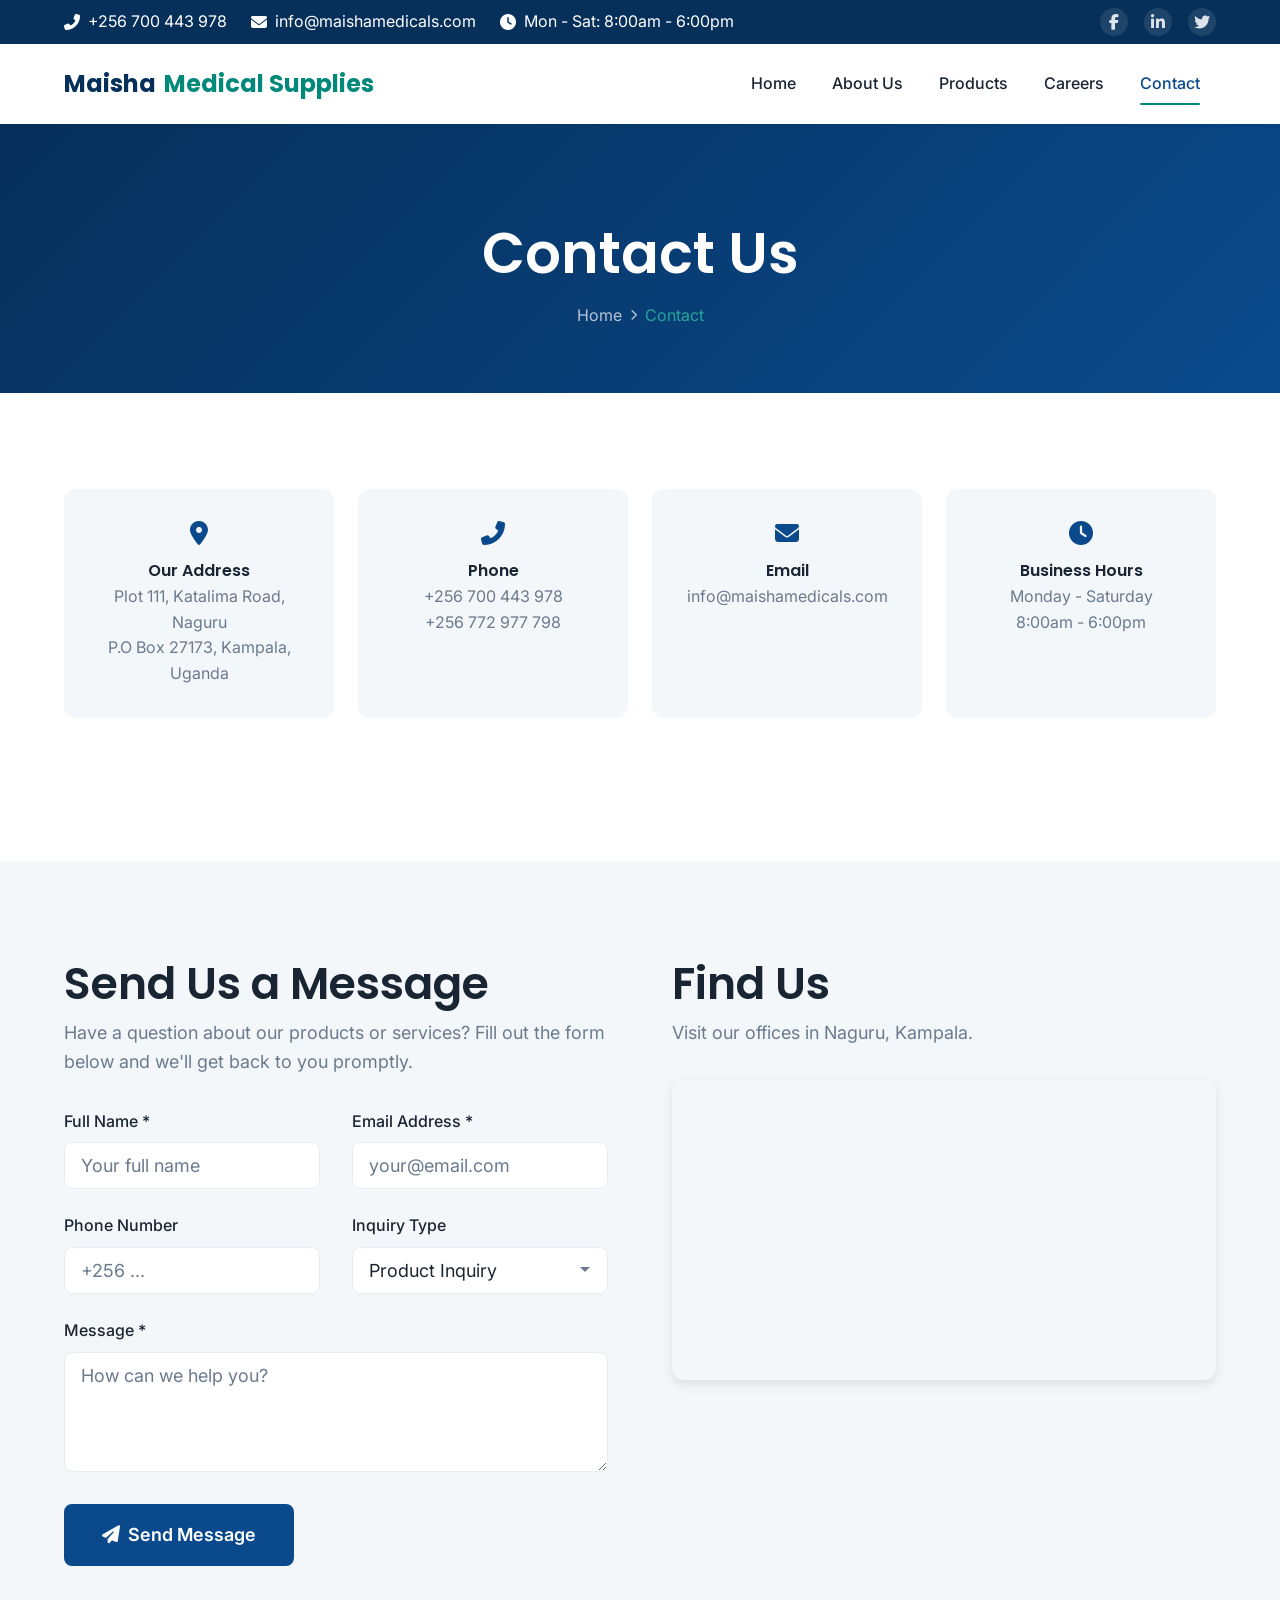
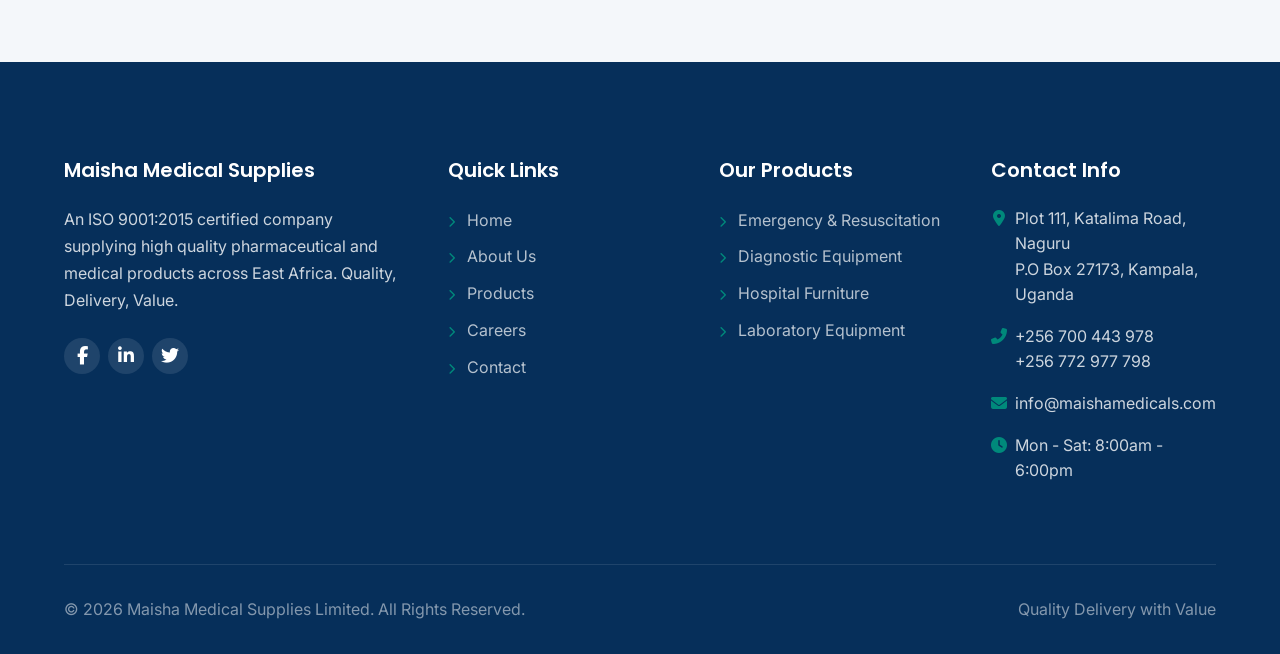
<file: contact.html>
<!DOCTYPE html>
<html lang="en">
<head>
  <meta charset="utf-8">
  <meta name="viewport" content="width=device-width, initial-scale=1.0">
  <title>Contact Us | Maisha Medical Supplies Limited</title>
  <meta name="description" content="Get in touch with Maisha Medical Supplies Limited. Located in Kampala, Uganda — call, email, or visit us for medical supply inquiries.">

  <!-- Favicons -->
  <link rel="apple-touch-icon" sizes="180x180" href="assets/images/logo/apple-touch-icon.png">
  <link rel="icon" type="image/png" sizes="32x32" href="assets/images/logo/favicon-32x32.png">
  <link rel="icon" type="image/png" sizes="16x16" href="assets/images/logo/favicon-16x16.png">
  <link rel="manifest" href="assets/images/logo/site.webmanifest">
  <link rel="shortcut icon" href="assets/images/logo/favicon.ico">

  <!-- Fonts -->
  <link rel="preconnect" href="https://fonts.googleapis.com">
  <link rel="preconnect" href="https://fonts.gstatic.com" crossorigin>
  <link href="https://fonts.googleapis.com/css2?family=Inter:wght@400;500;600&family=Poppins:wght@600;700&display=swap" rel="stylesheet">

  <!-- Font Awesome -->
  <link rel="stylesheet" href="https://cdnjs.cloudflare.com/ajax/libs/font-awesome/6.5.1/css/all.min.css">

  <!-- Styles -->
  <link rel="stylesheet" href="assets/css/main.css">
</head>
<body>

  <!-- ===== TOP BAR ===== -->
  <div class="top-bar">
    <div class="container">
      <div class="top-bar__contact">
        <span><i class="fas fa-phone-alt"></i> +256 700 443 978</span>
        <span><i class="fas fa-envelope"></i> info@maishamedicals.com</span>
        <span><i class="fas fa-clock"></i> Mon - Sat: 8:00am - 6:00pm</span>
      </div>
      <div class="top-bar__social">
        <a href="#" aria-label="Facebook"><i class="fab fa-facebook-f"></i></a>
        <a href="#" aria-label="LinkedIn"><i class="fab fa-linkedin-in"></i></a>
        <a href="#" aria-label="Twitter"><i class="fab fa-twitter"></i></a>
      </div>
    </div>
  </div>

  <!-- ===== HEADER ===== -->
  <header class="header">
    <div class="container">
      <a href="index.html" class="logo">
        Maisha <span>Medical Supplies</span>
      </a>
      <nav>
        <button class="nav__toggle" aria-label="Toggle navigation">
          <span class="bar"></span>
          <span class="bar"></span>
          <span class="bar"></span>
        </button>
        <ul class="nav__list">
          <li><a href="index.html" class="nav__link">Home</a></li>
          <li><a href="about.html" class="nav__link">About Us</a></li>
          <li><a href="products.html" class="nav__link">Products</a></li>
          <li><a href="careers.html" class="nav__link">Careers</a></li>
          <li><a href="contact.html" class="nav__link">Contact</a></li>
        </ul>
      </nav>
    </div>
  </header>

  <!-- ===== PAGE HEADER ===== -->
  <section class="page-header">
    <div class="container">
      <h1>Contact Us</h1>
      <div class="breadcrumb">
        <a href="index.html">Home</a>
        <i class="fas fa-chevron-right" style="font-size: 0.7rem;"></i>
        <span>Contact</span>
      </div>
    </div>
  </section>

  <!-- ===== CONTACT INFO CARDS ===== -->
  <section class="section">
    <div class="container">
      <div class="contact-info-cards fade-in" style="grid-template-columns: repeat(4, 1fr);">
        <div class="contact-info-card">
          <i class="fas fa-map-marker-alt"></i>
          <h4>Our Address</h4>
          <p>Plot 111, Katalima Road, Naguru<br>P.O Box 27173, Kampala, Uganda</p>
        </div>
        <div class="contact-info-card">
          <i class="fas fa-phone-alt"></i>
          <h4>Phone</h4>
          <p>+256 700 443 978<br>+256 772 977 798</p>
        </div>
        <div class="contact-info-card">
          <i class="fas fa-envelope"></i>
          <h4>Email</h4>
          <p>info@maishamedicals.com</p>
        </div>
        <div class="contact-info-card">
          <i class="fas fa-clock"></i>
          <h4>Business Hours</h4>
          <p>Monday - Saturday<br>8:00am - 6:00pm</p>
        </div>
      </div>
    </div>
  </section>

  <!-- ===== CONTACT FORM & MAP ===== -->
  <section class="section section--alt">
    <div class="container">
      <div class="contact-grid">
        <!-- Contact Form -->
        <div class="fade-in">
          <h2 style="margin-bottom: 0.5rem;">Send Us a Message</h2>
          <p style="color: var(--color-mid-gray); margin-bottom: 2rem;">Have a question about our products or services? Fill out the form below and we'll get back to you promptly.</p>

          <!-- Success message -->
          <div class="form-success" id="form-success">
            <i class="fas fa-check-circle"></i>
            <h3>Message Sent!</h3>
            <p style="color: var(--color-mid-gray); margin-top: 0.5rem;">Thank you for contacting us. We'll respond within 24 hours.</p>
          </div>

          <!-- Contact Form — Web3Forms -->
          <form id="contact-form" action="https://api.web3forms.com/submit" method="POST">
            <input type="hidden" name="access_key" value="018a7e72-c618-4e63-a5af-57fb966bd4c0">
            <input type="hidden" name="subject" value="New Contact - MMSL Website">
            <input type="hidden" name="from_name" value="MMSL Website Contact">
            <!-- Honeypot -->
            <input type="checkbox" name="botcheck" style="display: none;">

            <div class="grid grid--2">
              <div class="form-group">
                <label for="name">Full Name *</label>
                <input type="text" id="name" name="name" class="form-control" placeholder="Your full name" required>
              </div>
              <div class="form-group">
                <label for="email">Email Address *</label>
                <input type="email" id="email" name="email" class="form-control" placeholder="your@email.com" required>
              </div>
            </div>
            <div class="grid grid--2">
              <div class="form-group">
                <label for="phone">Phone Number</label>
                <input type="tel" id="phone" name="phone" class="form-control" placeholder="+256 ...">
              </div>
              <div class="form-group">
                <label for="inquiry">Inquiry Type</label>
                <select id="inquiry" name="inquiry" class="form-control">
                  <option value="Product Inquiry">Product Inquiry</option>
                  <option value="Pricing">Pricing</option>
                  <option value="Partnership">Partnership</option>
                  <option value="General">General</option>
                </select>
              </div>
            </div>
            <div class="form-group">
              <label for="message">Message *</label>
              <textarea id="message" name="message" class="form-control" placeholder="How can we help you?" required></textarea>
            </div>
            <button type="submit" class="btn btn--primary btn--lg">
              <i class="fas fa-paper-plane"></i> Send Message
            </button>
          </form>
        </div>

        <!-- Map -->
        <div class="fade-in">
          <h2 style="margin-bottom: 0.5rem;">Find Us</h2>
          <p style="color: var(--color-mid-gray); margin-bottom: 2rem;">Visit our offices in Naguru, Kampala.</p>
          <div class="contact-map">
            <iframe
              src="https://www.google.com/maps/embed?pb=!1m18!1m12!1m3!1d3989.7575!2d32.6107366!3d0.3430632!2m3!1f0!2f0!3f0!3m2!1i1024!2i768!4f13.1!3m3!1m2!1s0x177dbbb71a4552d3%3A0x2c62c956a834539c!2sMaisha%20Medical%20Supplies%20Ltd!5e0!3m2!1sen!2sug!4v1708300000000"
              allowfullscreen=""
              loading="lazy"
              referrerpolicy="no-referrer-when-downgrade">
            </iframe>
          </div>
        </div>
      </div>
    </div>
  </section>

  <!-- ===== FOOTER ===== -->
  <footer class="footer">
    <div class="container">
      <div class="footer__grid">
        <div class="footer__about">
          <h4>Maisha Medical Supplies</h4>
          <p>An ISO 9001:2015 certified company supplying high quality pharmaceutical and medical products across East Africa. Quality, Delivery, Value.</p>
          <div class="footer__social">
            <a href="#" aria-label="Facebook"><i class="fab fa-facebook-f"></i></a>
            <a href="#" aria-label="LinkedIn"><i class="fab fa-linkedin-in"></i></a>
            <a href="#" aria-label="Twitter"><i class="fab fa-twitter"></i></a>
          </div>
        </div>
        <div>
          <h4>Quick Links</h4>
          <ul class="footer__links">
            <li><a href="index.html"><i class="fas fa-chevron-right"></i> Home</a></li>
            <li><a href="about.html"><i class="fas fa-chevron-right"></i> About Us</a></li>
            <li><a href="products.html"><i class="fas fa-chevron-right"></i> Products</a></li>
            <li><a href="careers.html"><i class="fas fa-chevron-right"></i> Careers</a></li>
            <li><a href="contact.html"><i class="fas fa-chevron-right"></i> Contact</a></li>
          </ul>
        </div>
        <div>
          <h4>Our Products</h4>
          <ul class="footer__links">
            <li><a href="products.html"><i class="fas fa-chevron-right"></i> Emergency & Resuscitation</a></li>
            <li><a href="products.html"><i class="fas fa-chevron-right"></i> Diagnostic Equipment</a></li>
            <li><a href="products.html"><i class="fas fa-chevron-right"></i> Hospital Furniture</a></li>
            <li><a href="products.html"><i class="fas fa-chevron-right"></i> Laboratory Equipment</a></li>
          </ul>
        </div>
        <div>
          <h4>Contact Info</h4>
          <div class="footer__contact-item">
            <i class="fas fa-map-marker-alt"></i>
            <span>Plot 111, Katalima Road, Naguru<br>P.O Box 27173, Kampala, Uganda</span>
          </div>
          <div class="footer__contact-item">
            <i class="fas fa-phone-alt"></i>
            <span>+256 700 443 978<br>+256 772 977 798</span>
          </div>
          <div class="footer__contact-item">
            <i class="fas fa-envelope"></i>
            <span>info@maishamedicals.com</span>
          </div>
          <div class="footer__contact-item">
            <i class="fas fa-clock"></i>
            <span>Mon - Sat: 8:00am - 6:00pm</span>
          </div>
        </div>
      </div>
      <div class="footer__bottom">
        <p>&copy; 2026 Maisha Medical Supplies Limited. All Rights Reserved.</p>
        <p>Quality Delivery with Value</p>
      </div>
    </div>
  </footer>

  <button class="back-to-top" aria-label="Back to top"><i class="fas fa-chevron-up"></i></button>

  <script src="assets/js/main.js"></script>
  <script src="assets/js/contact.js"></script>
</body>
</html>
</file>
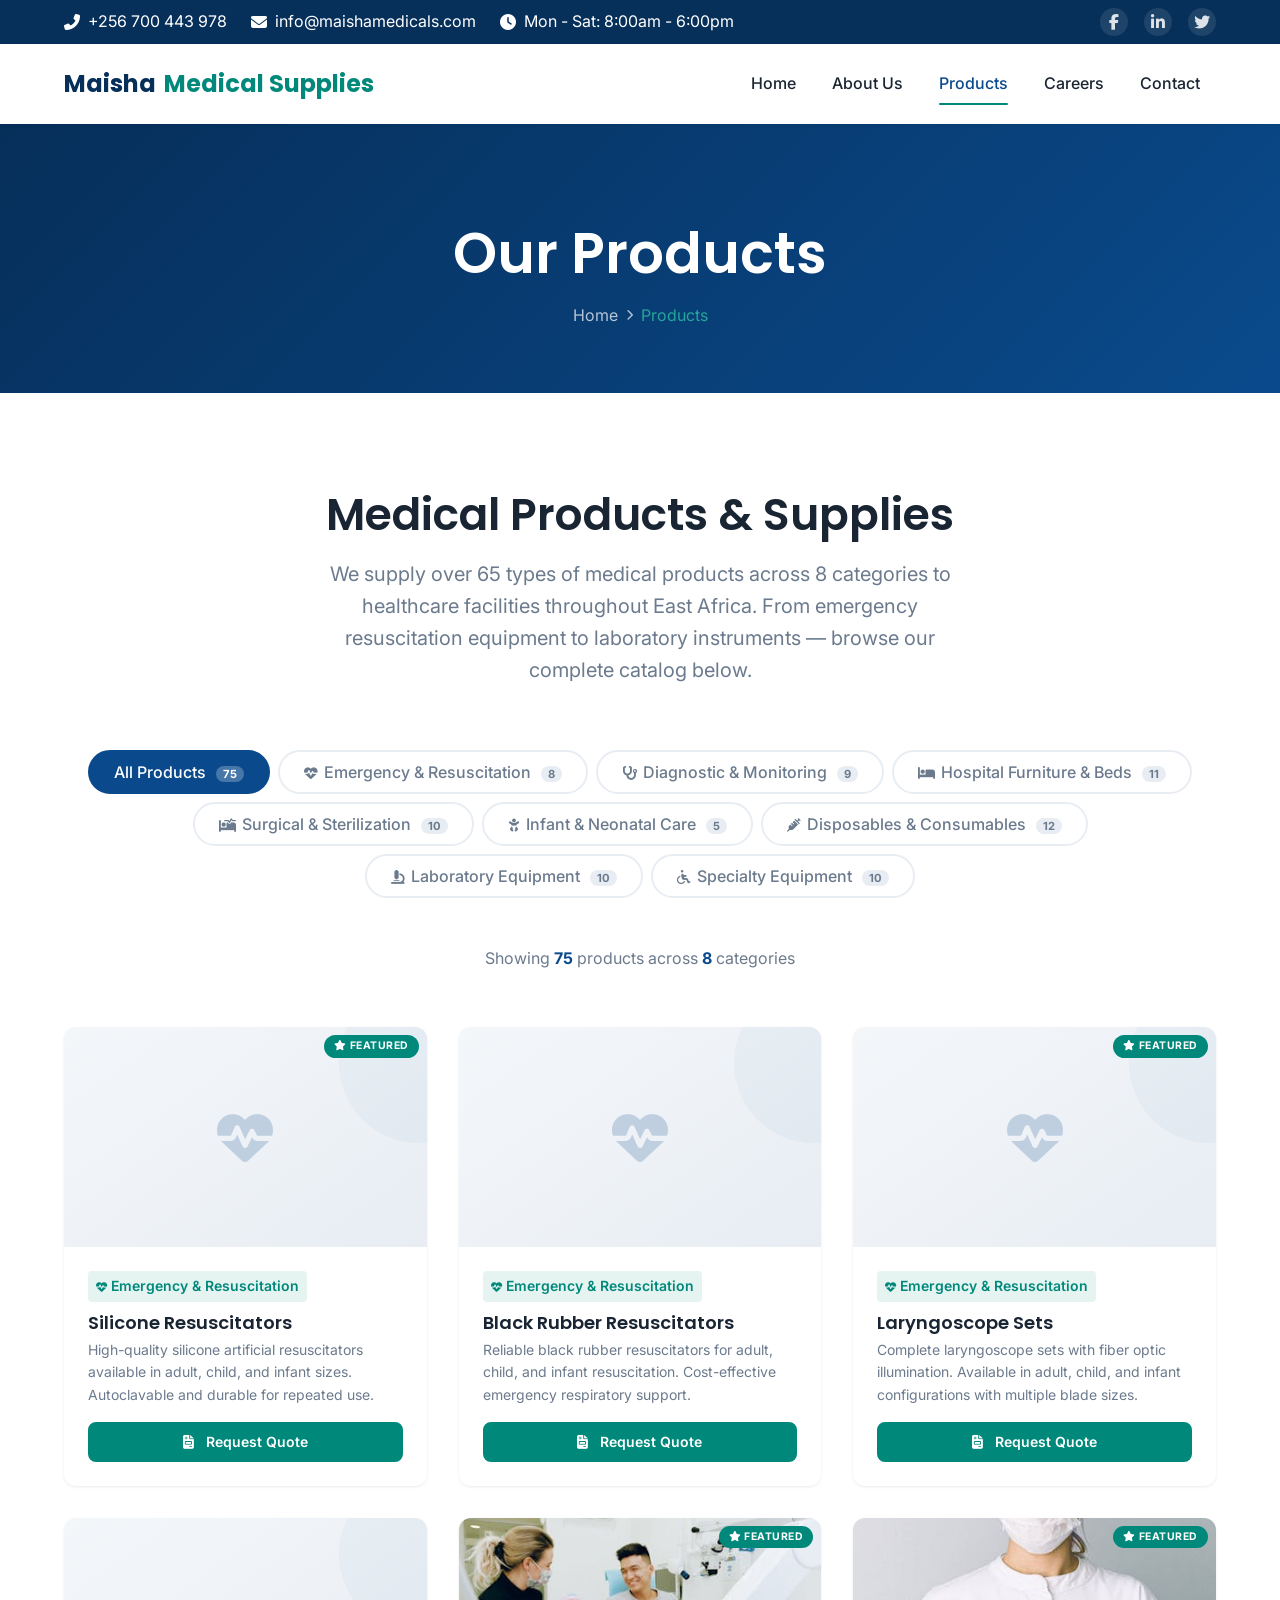
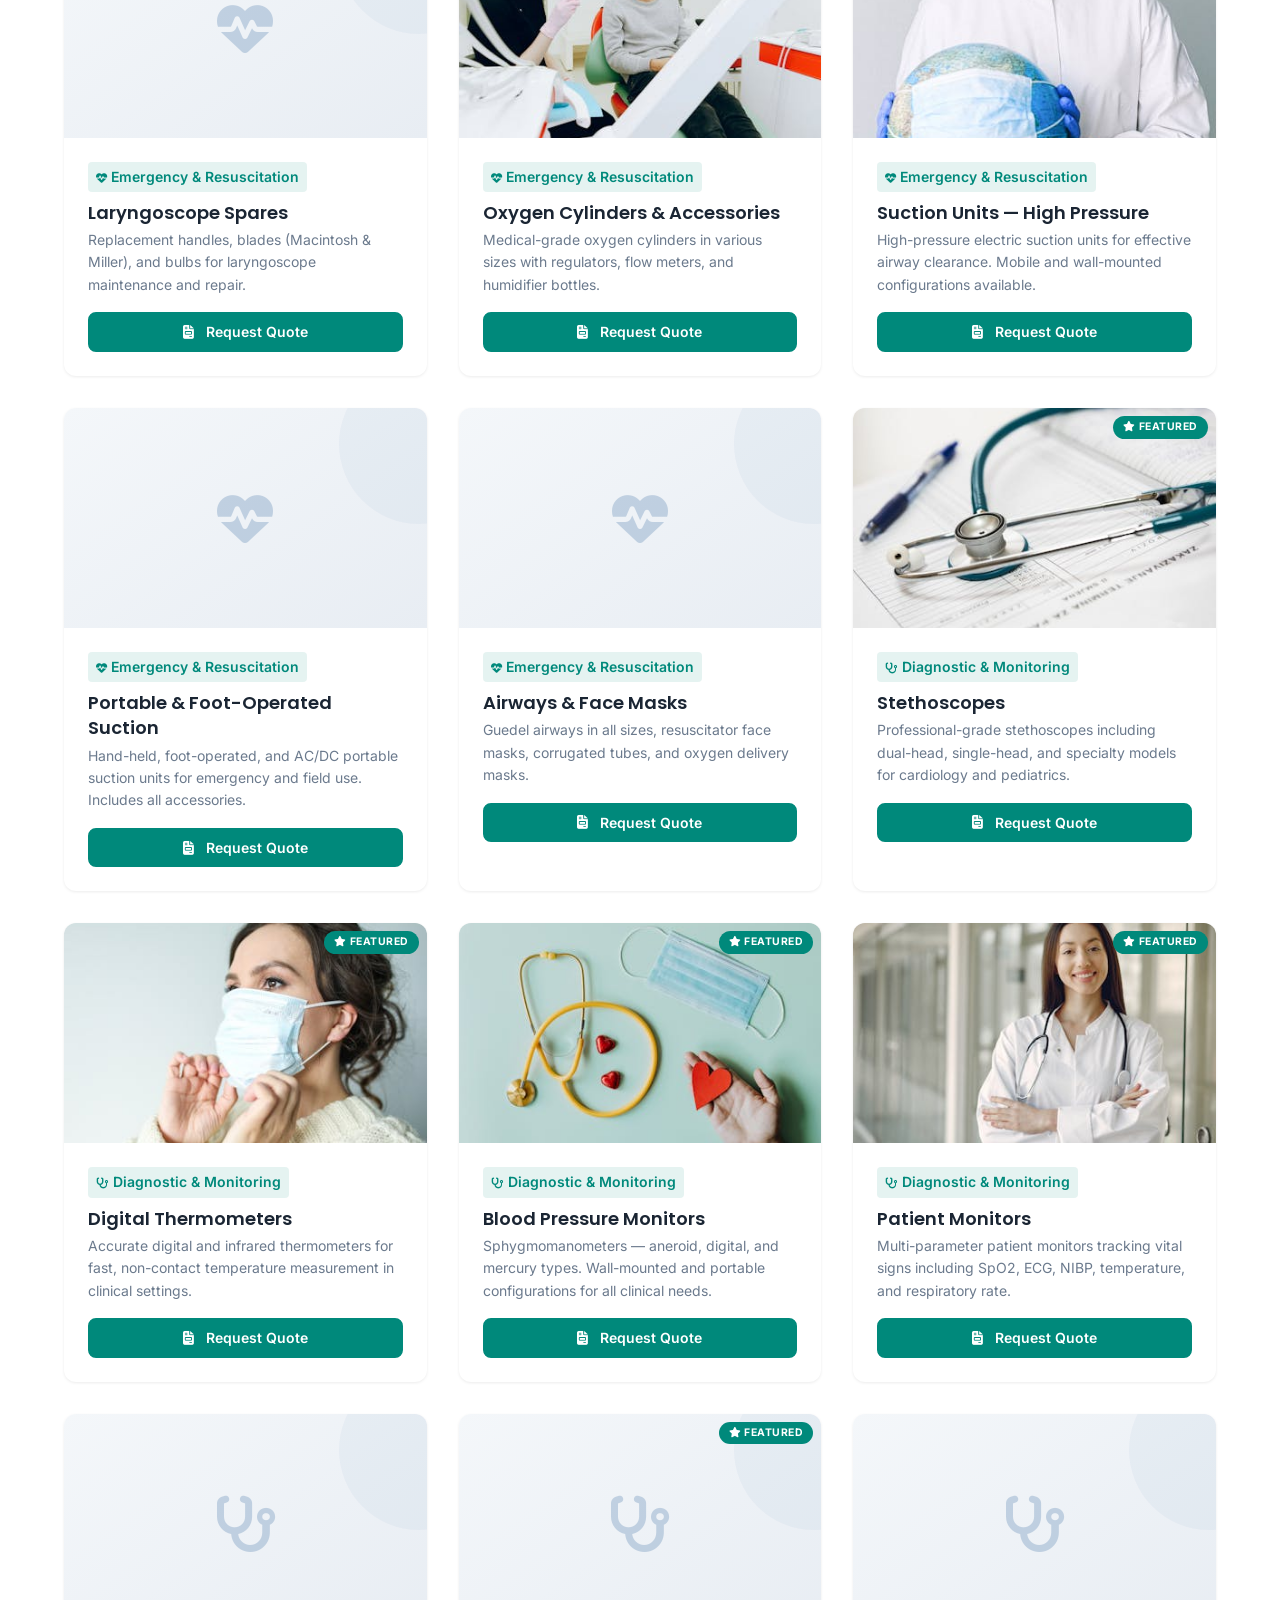
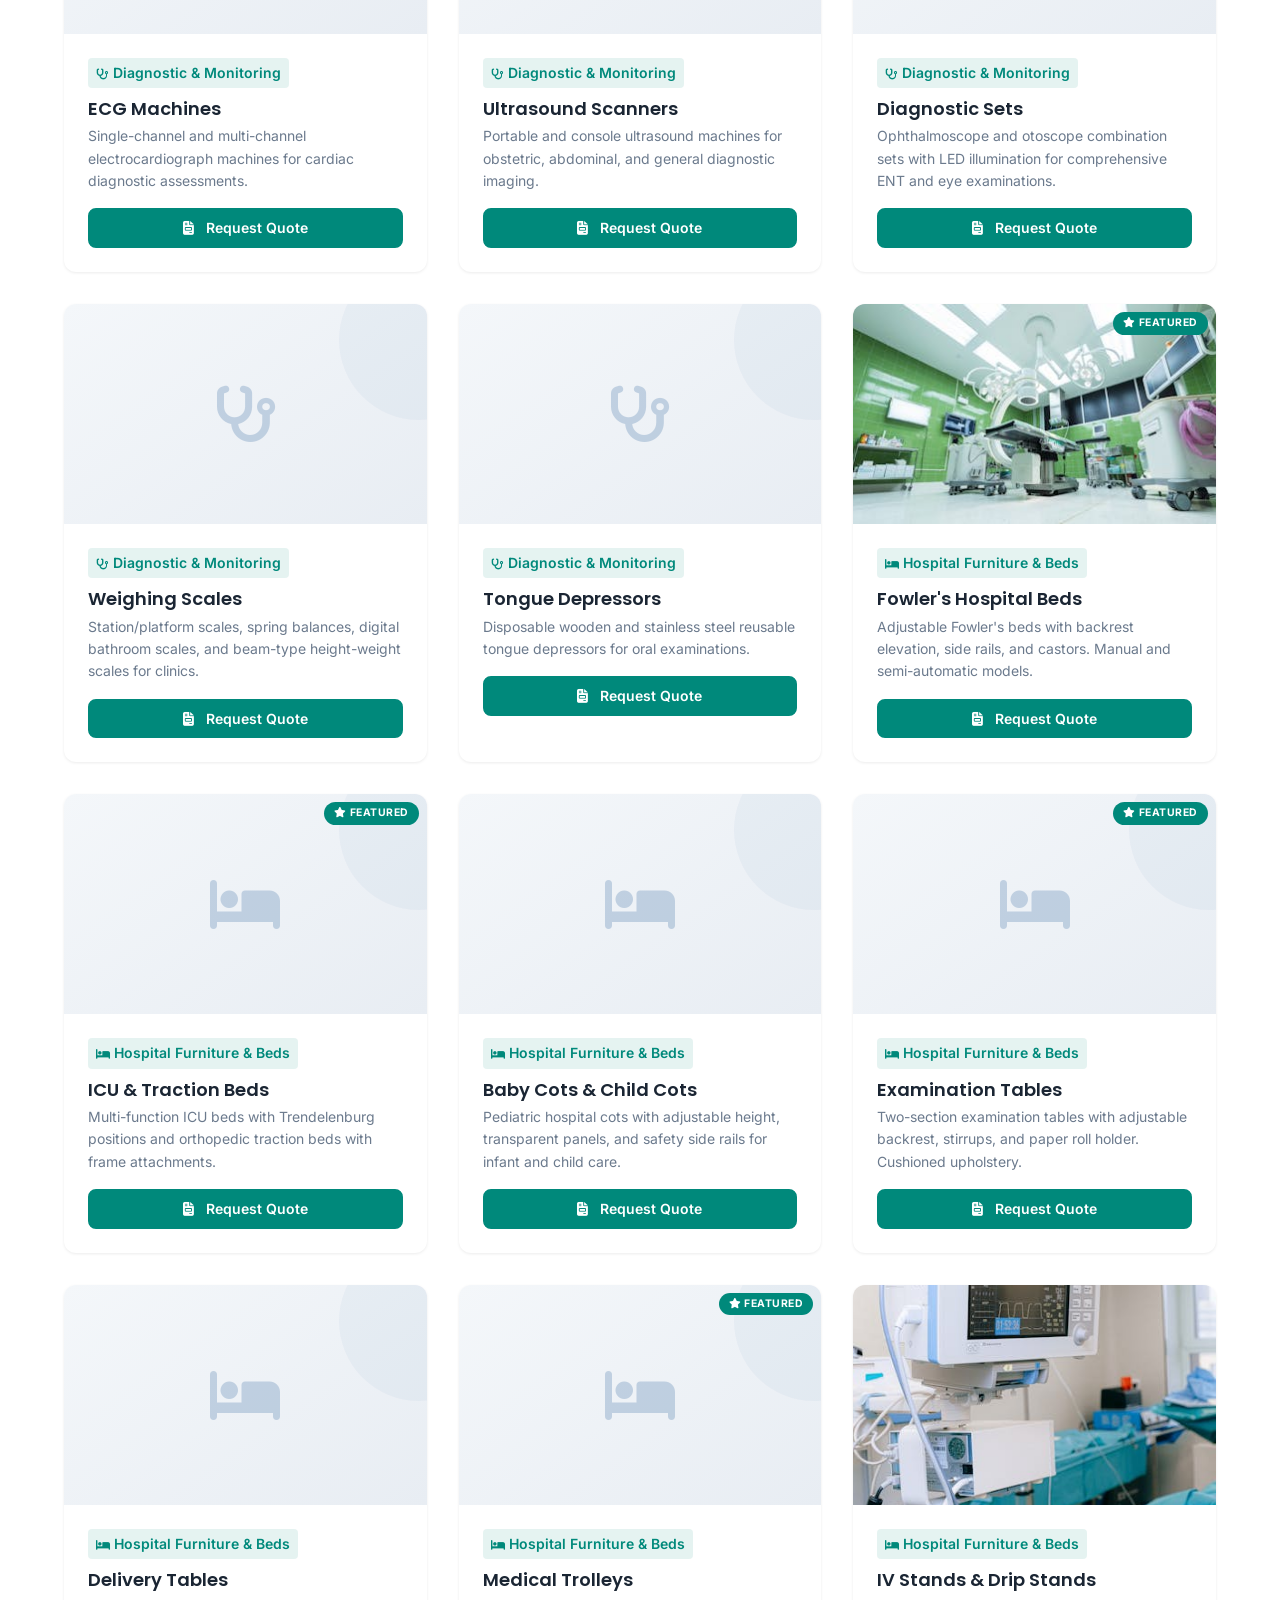
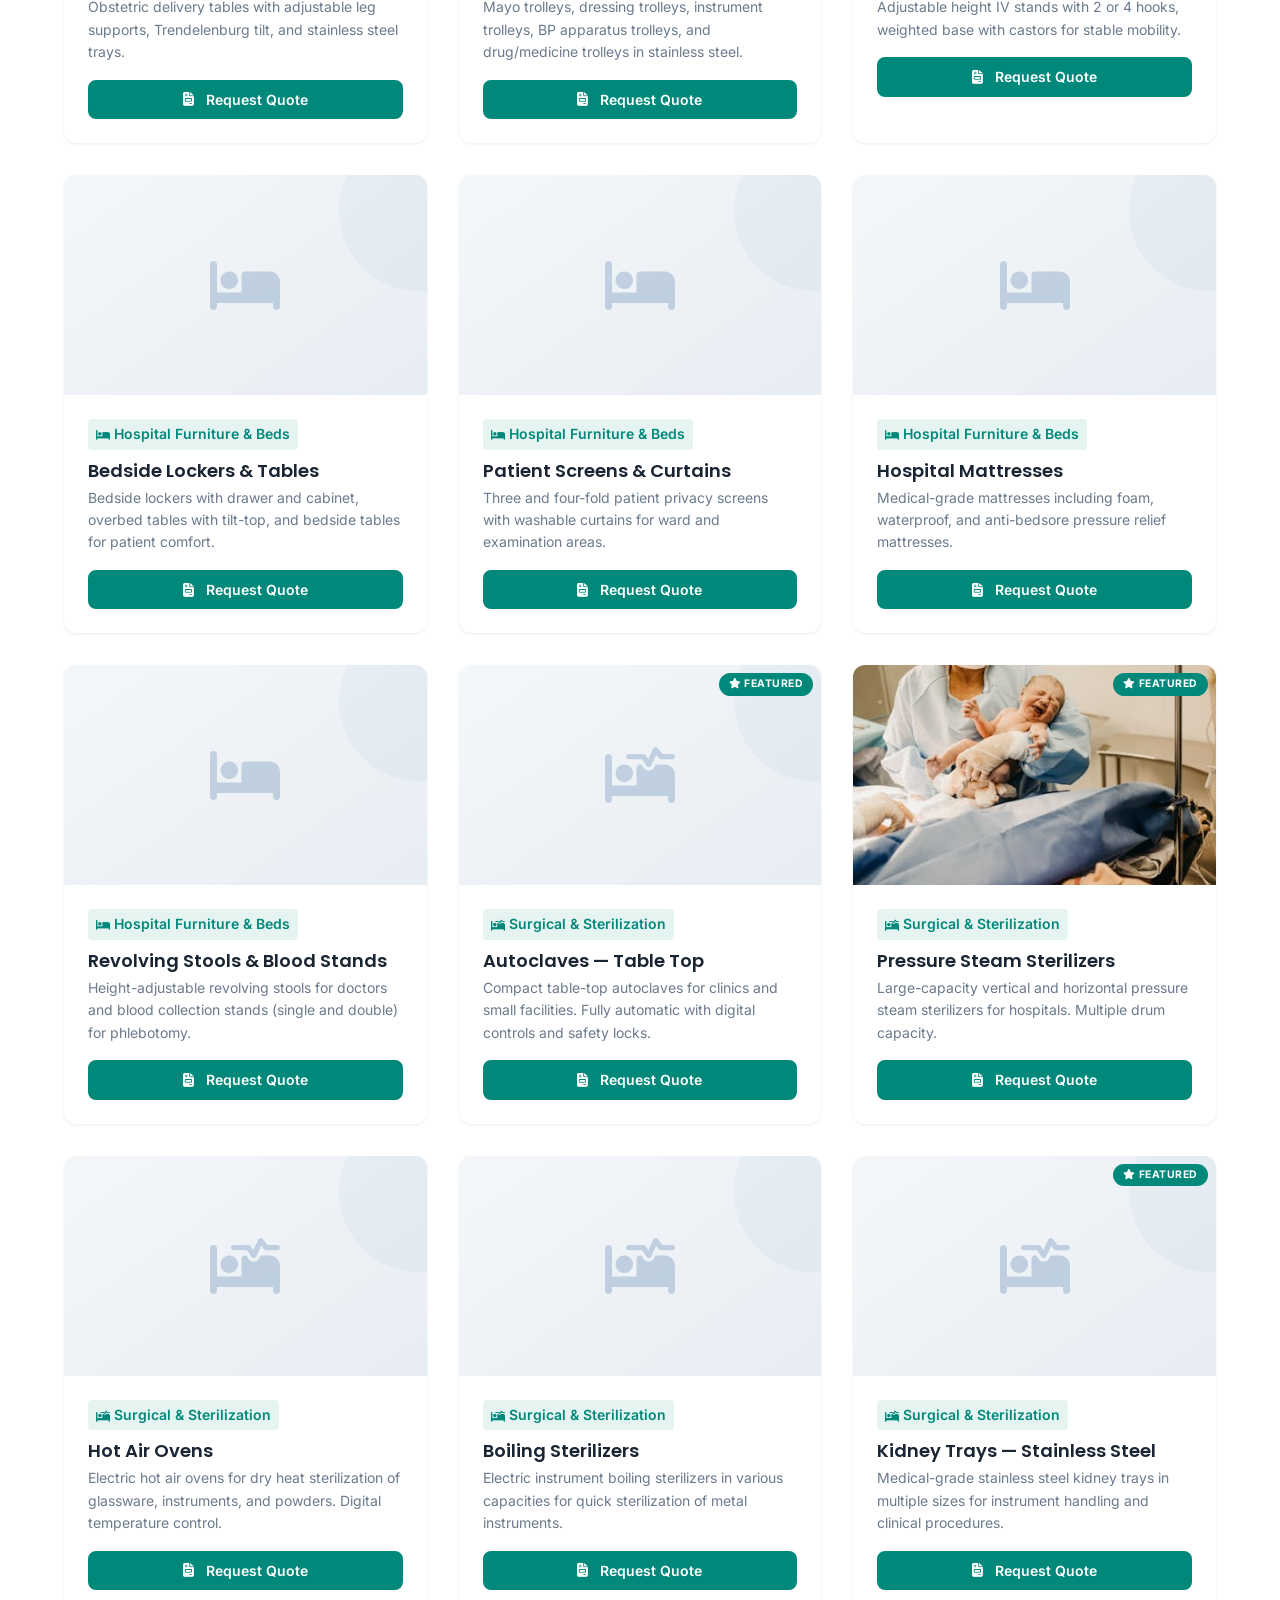
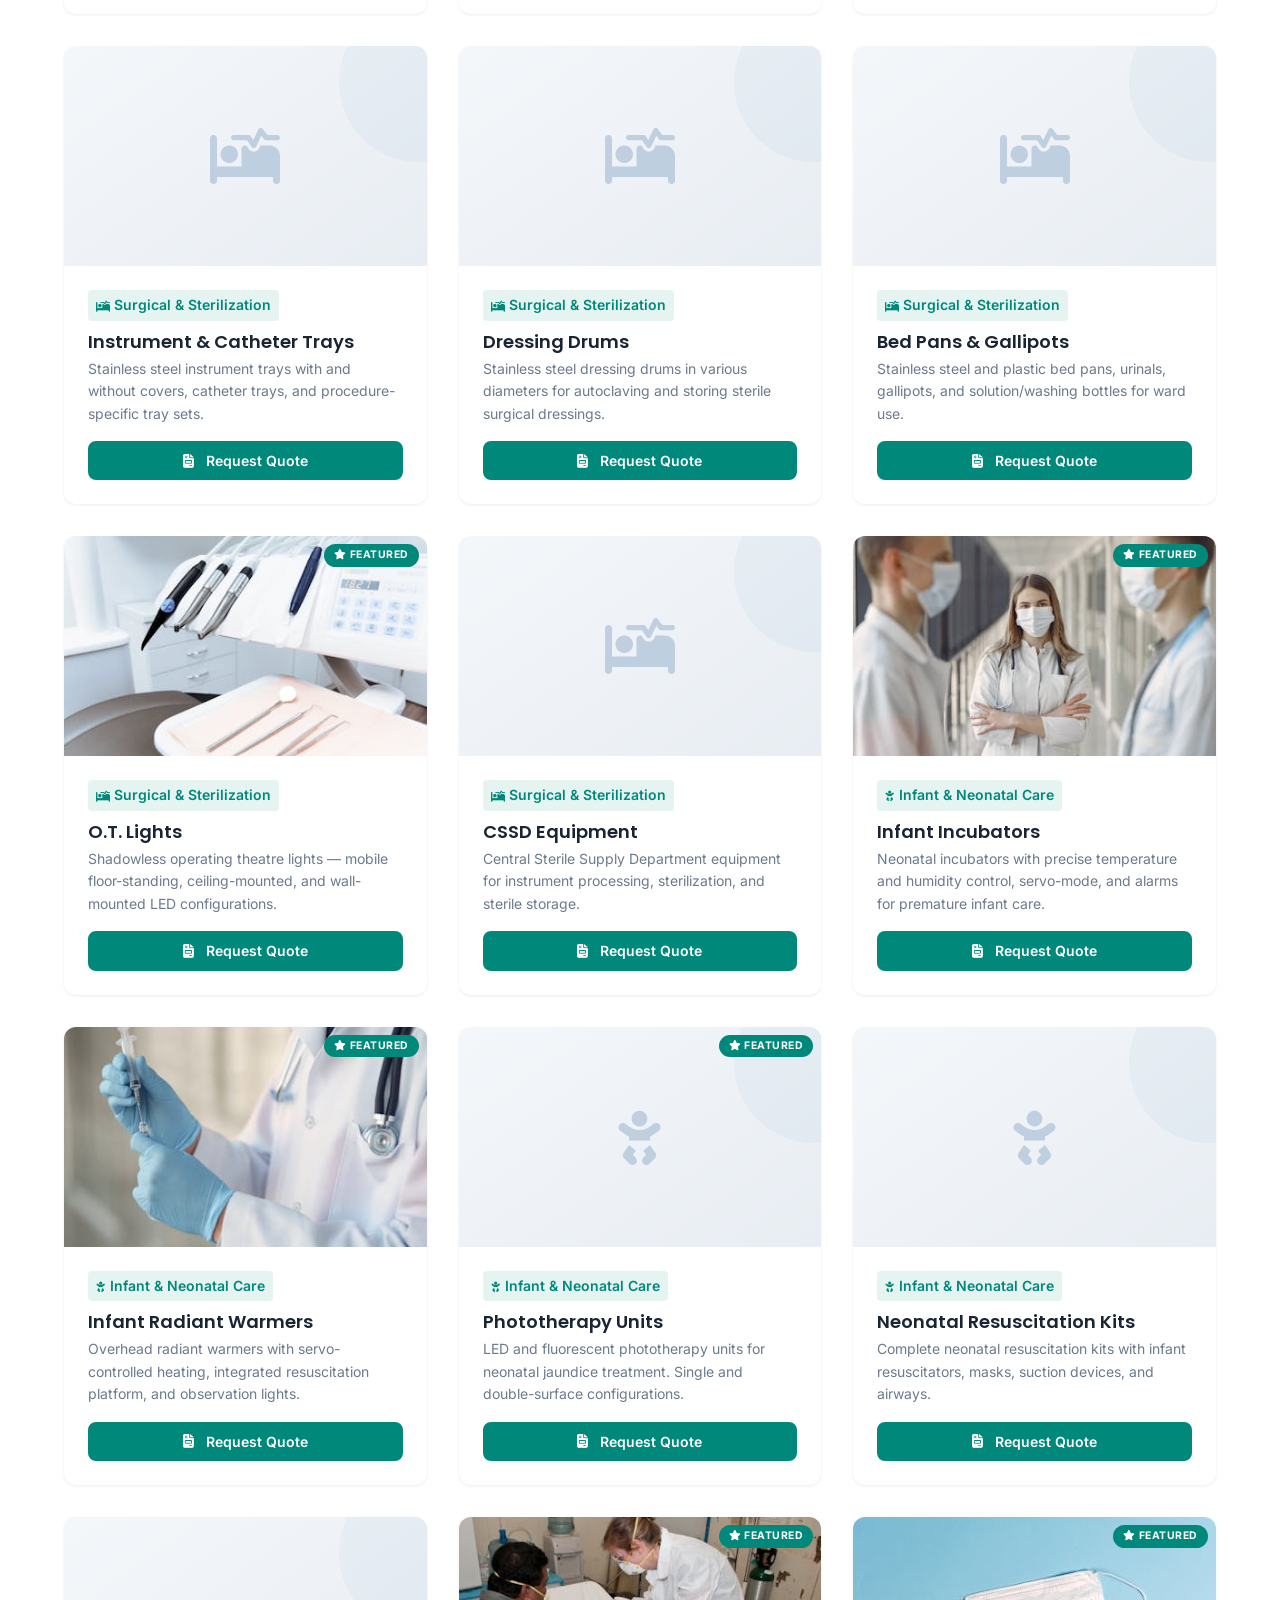
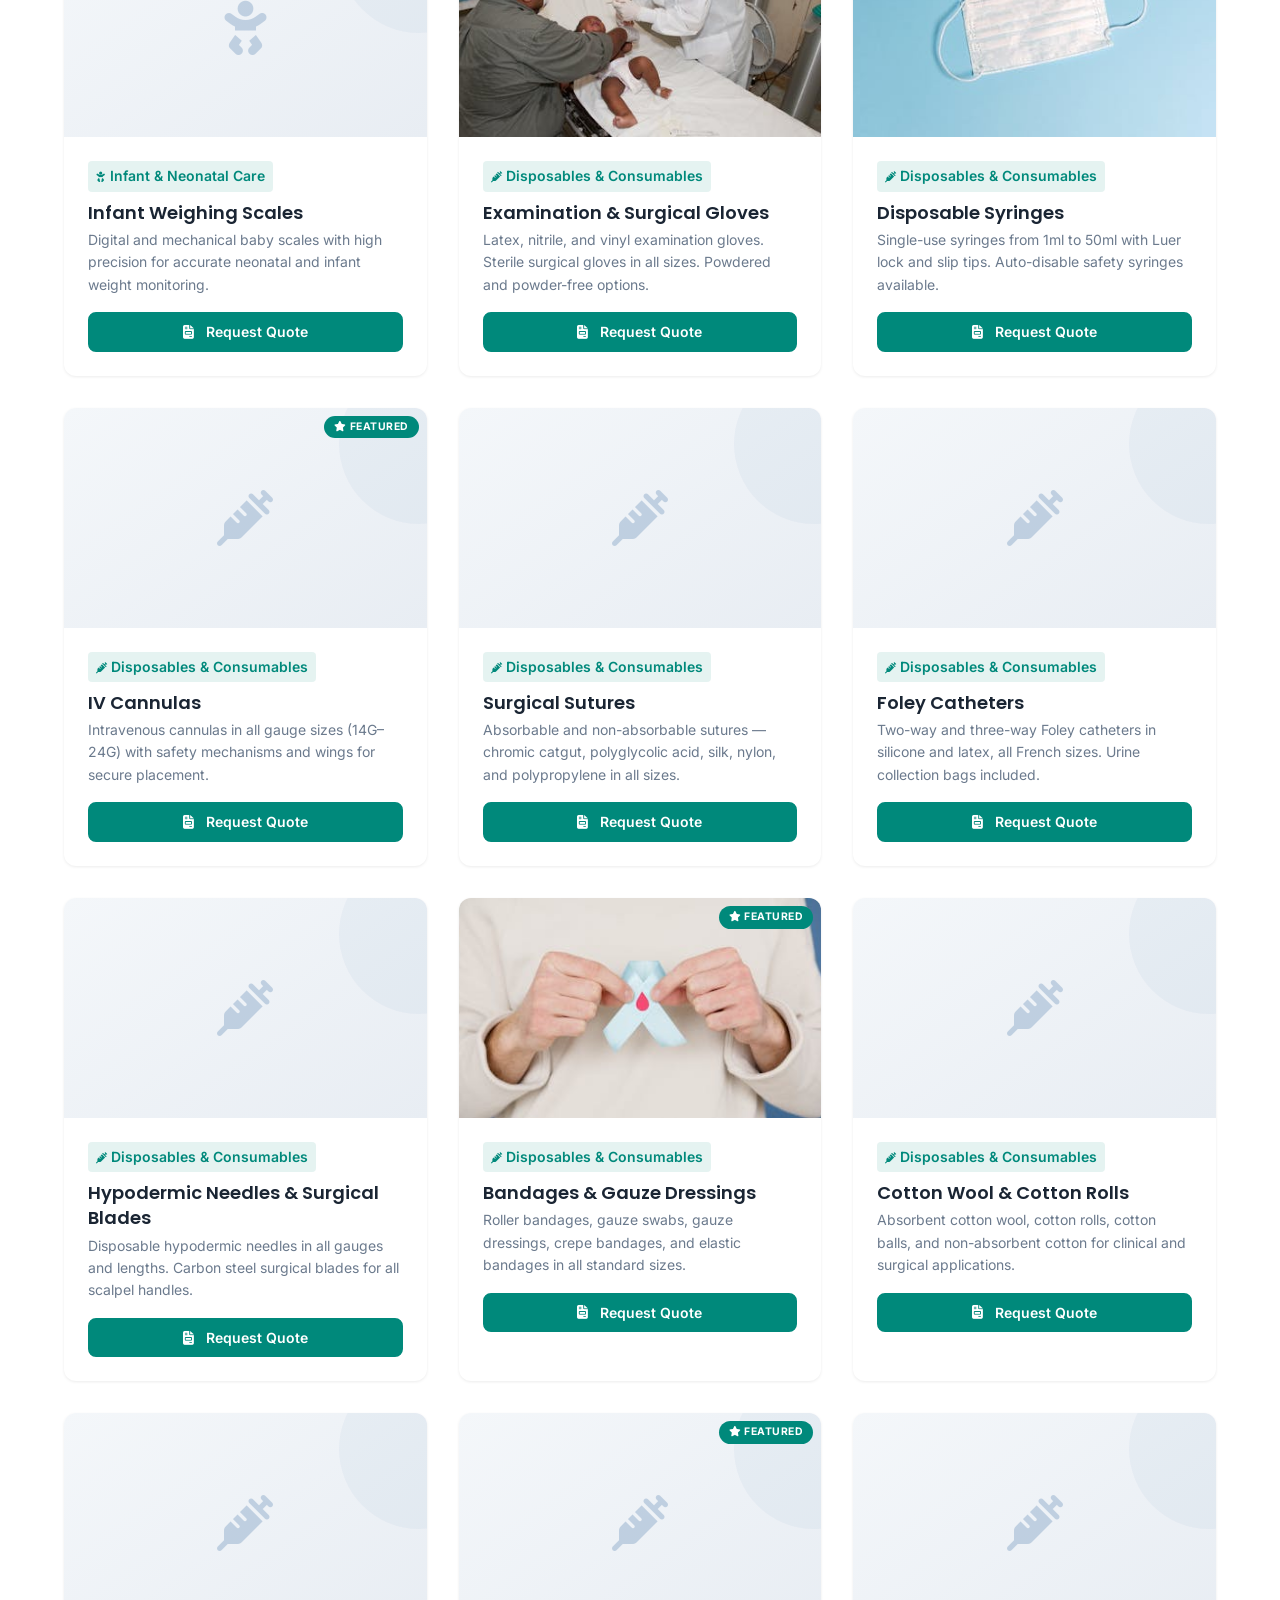
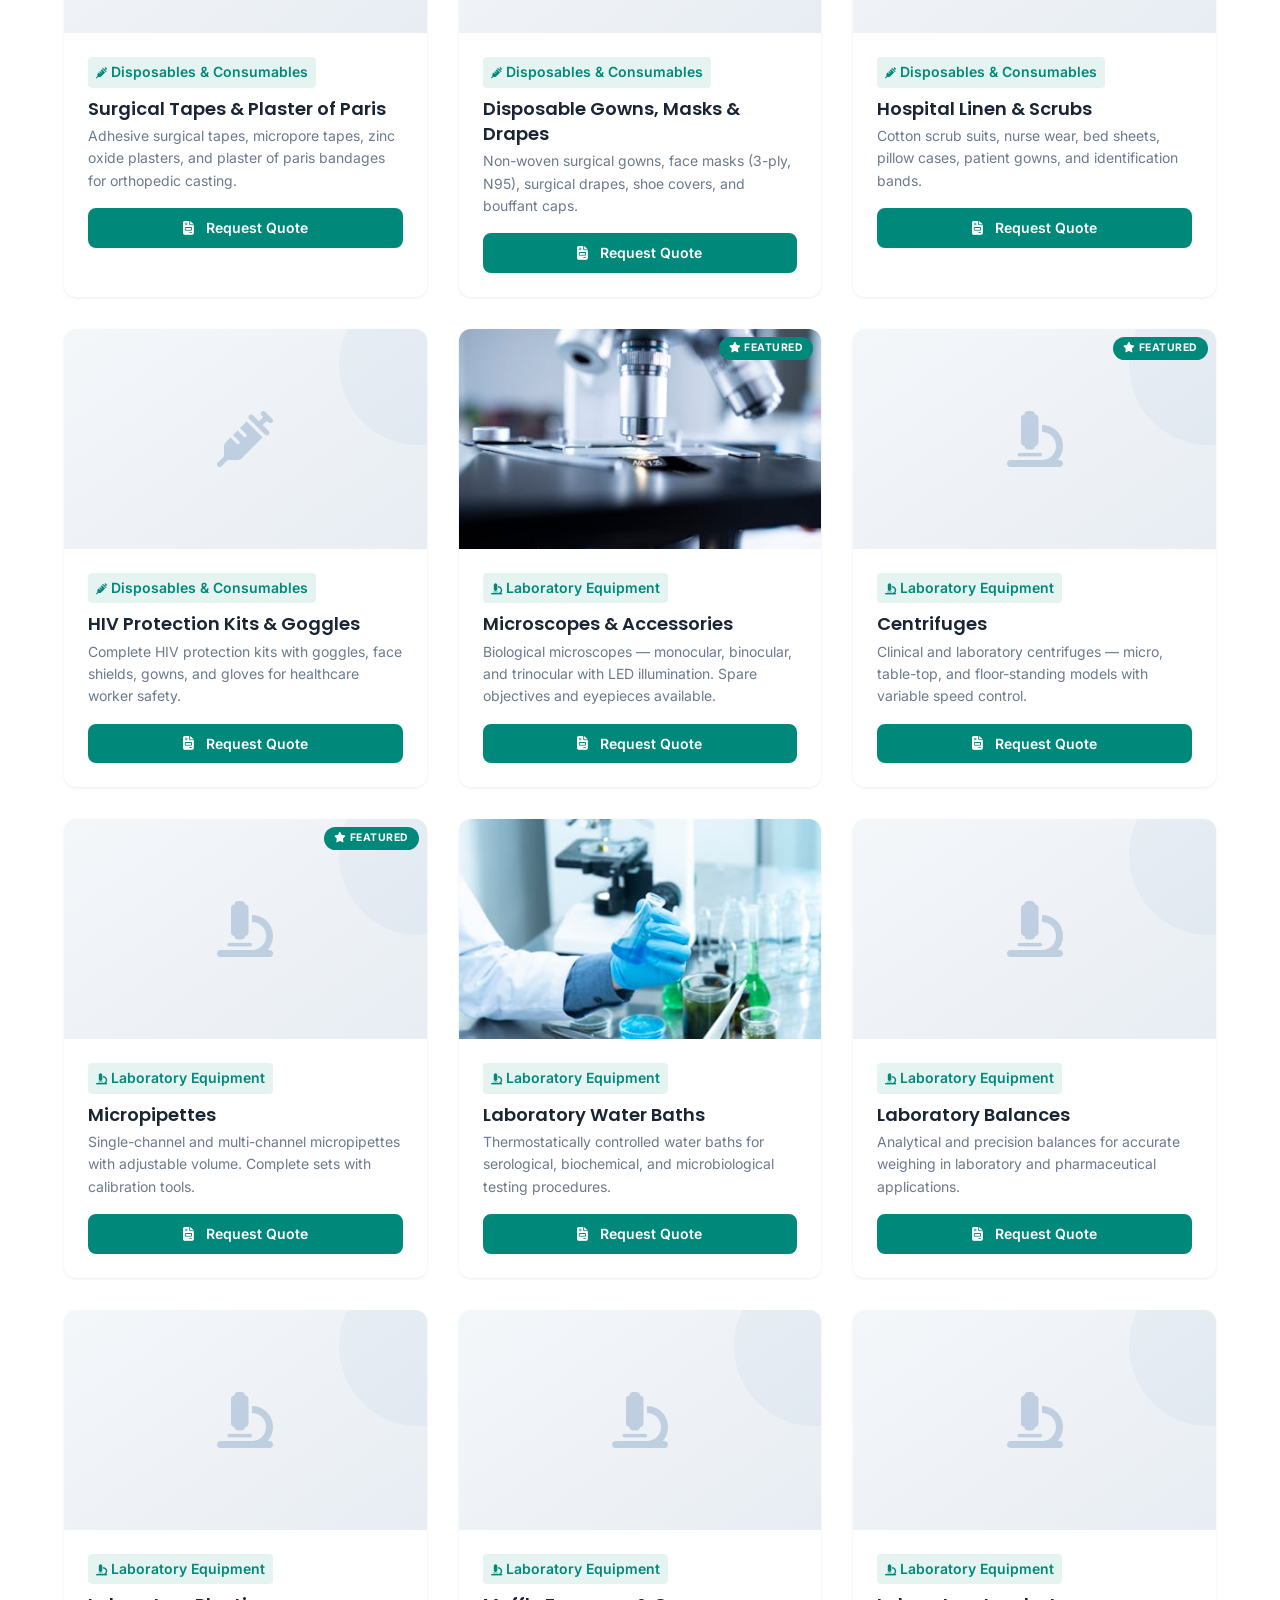
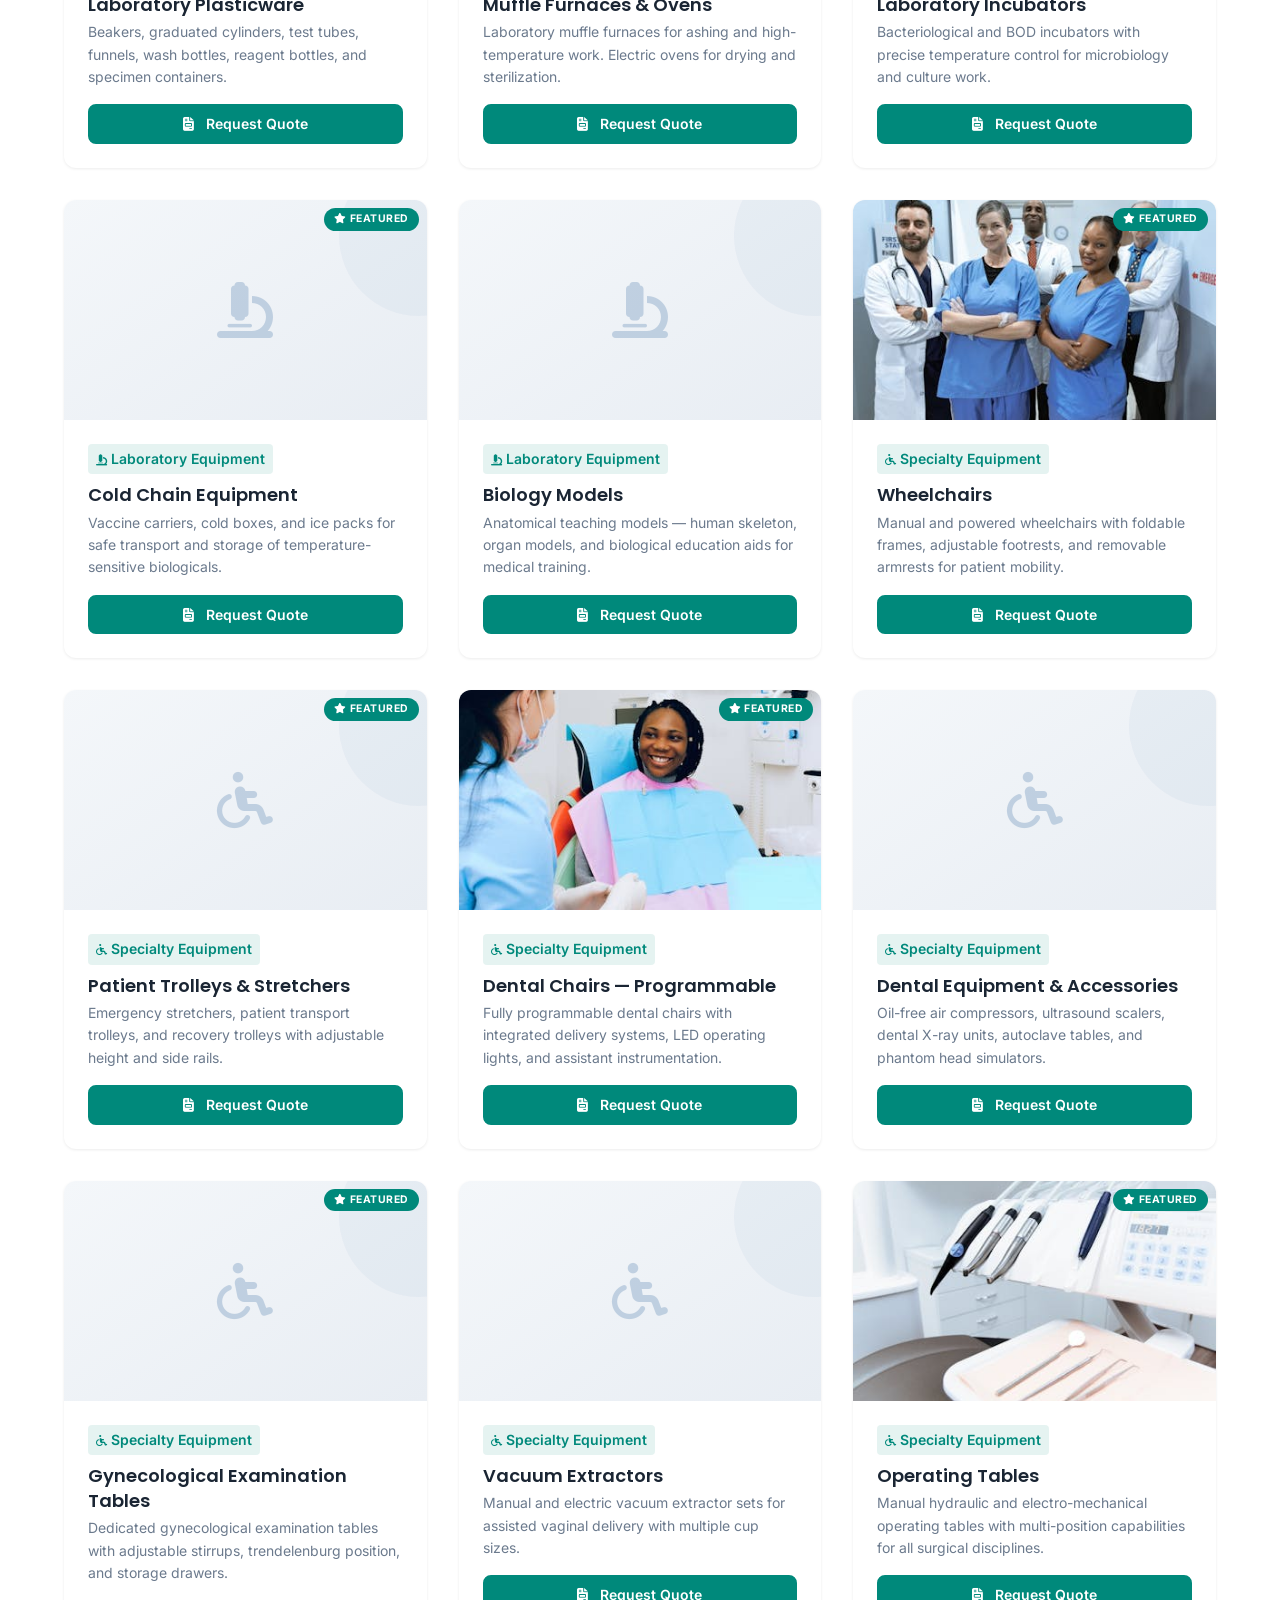
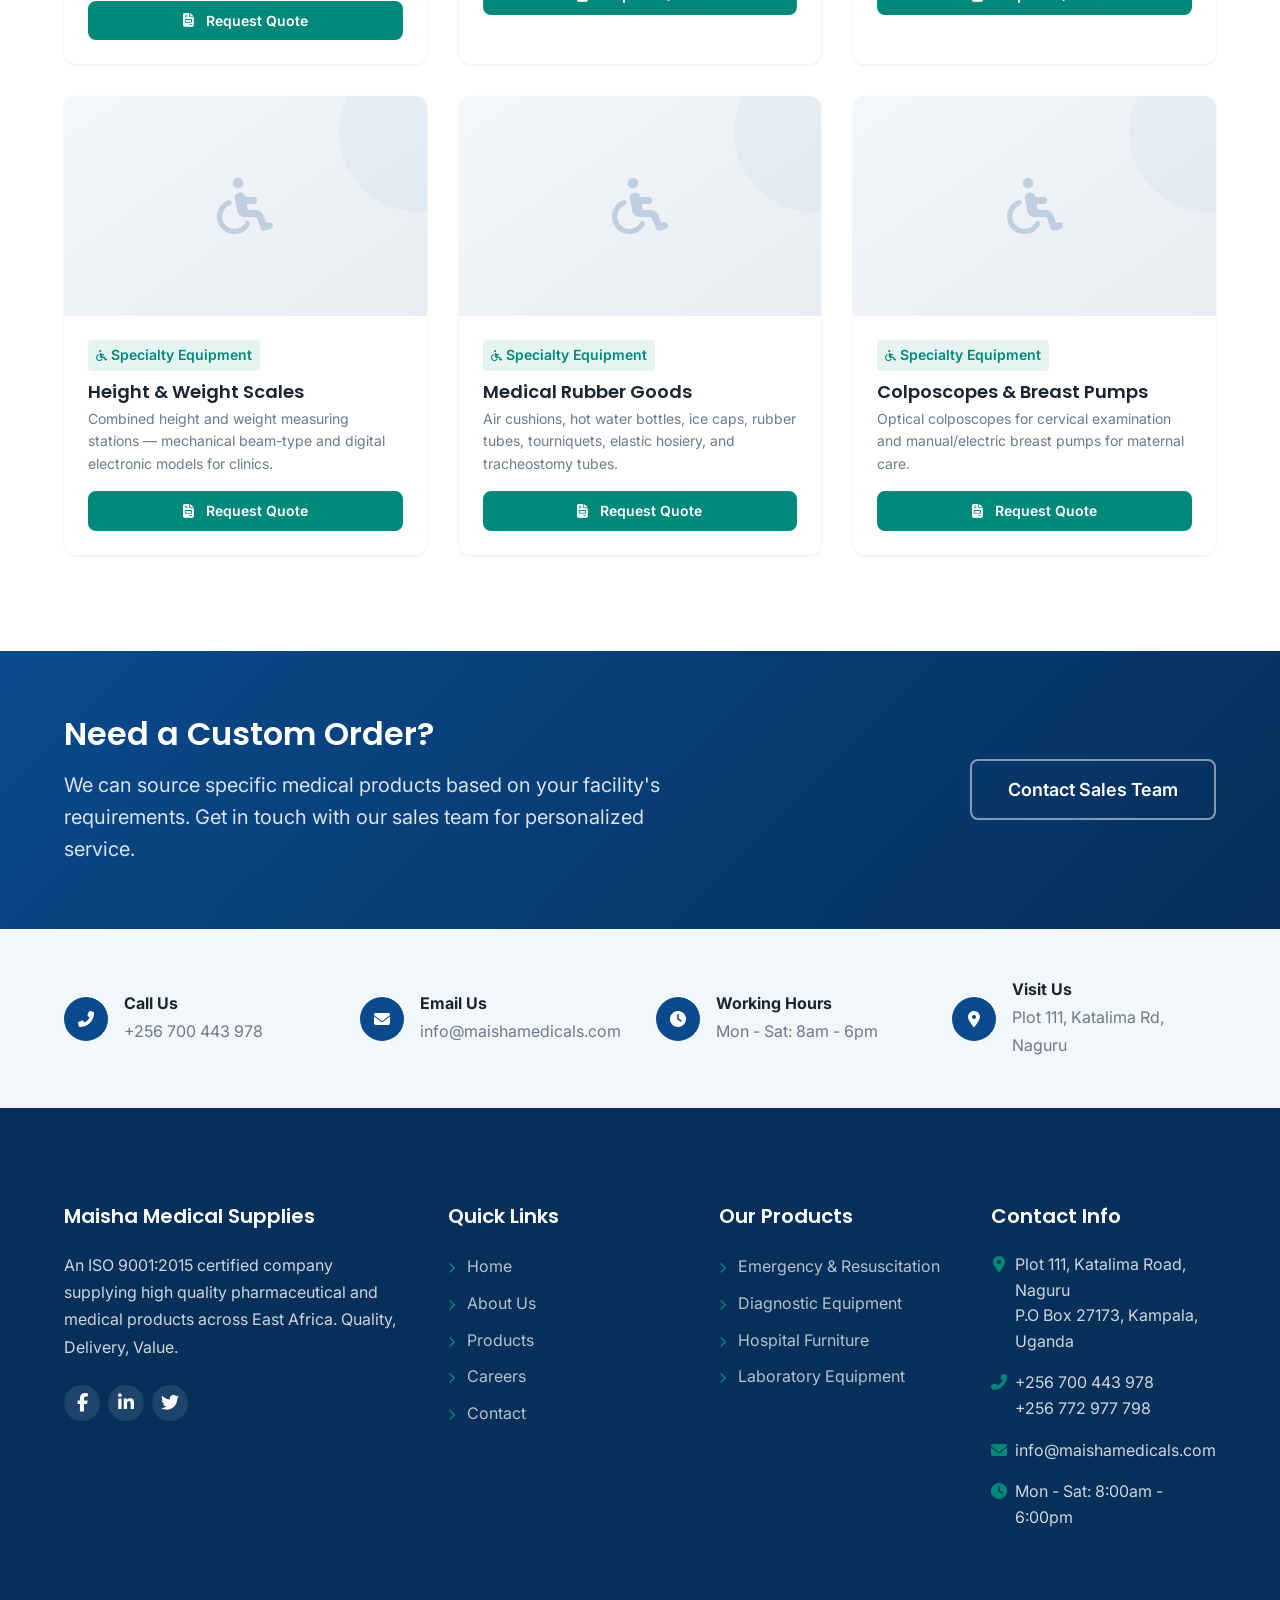
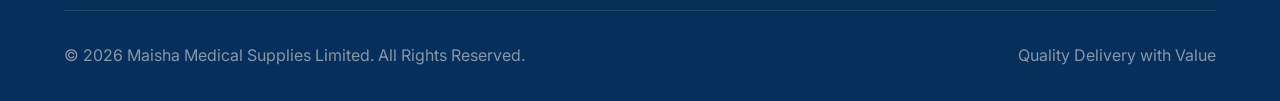
<file: products.html>
<!DOCTYPE html>
<html lang="en">
<head>
  <meta charset="utf-8">
  <meta name="viewport" content="width=device-width, initial-scale=1.0">
  <title>Products | Maisha Medical Supplies Limited</title>
  <meta name="description" content="Browse our comprehensive range of medical products — emergency equipment, diagnostic instruments, hospital furniture, surgical supplies, infant care, disposables, laboratory equipment, and specialty devices.">

  <!-- Favicons -->
  <link rel="apple-touch-icon" sizes="180x180" href="assets/images/logo/apple-touch-icon.png">
  <link rel="icon" type="image/png" sizes="32x32" href="assets/images/logo/favicon-32x32.png">
  <link rel="icon" type="image/png" sizes="16x16" href="assets/images/logo/favicon-16x16.png">
  <link rel="manifest" href="assets/images/logo/site.webmanifest">
  <link rel="shortcut icon" href="assets/images/logo/favicon.ico">

  <!-- Fonts -->
  <link rel="preconnect" href="https://fonts.googleapis.com">
  <link rel="preconnect" href="https://fonts.gstatic.com" crossorigin>
  <link href="https://fonts.googleapis.com/css2?family=Inter:wght@400;500;600&family=Poppins:wght@600;700&display=swap" rel="stylesheet">

  <!-- Font Awesome -->
  <link rel="stylesheet" href="https://cdnjs.cloudflare.com/ajax/libs/font-awesome/6.5.1/css/all.min.css">

  <!-- Styles -->
  <link rel="stylesheet" href="assets/css/main.css">
</head>
<body>

  <!-- ===== TOP BAR ===== -->
  <div class="top-bar">
    <div class="container">
      <div class="top-bar__contact">
        <span><i class="fas fa-phone-alt"></i> +256 700 443 978</span>
        <span><i class="fas fa-envelope"></i> info@maishamedicals.com</span>
        <span><i class="fas fa-clock"></i> Mon - Sat: 8:00am - 6:00pm</span>
      </div>
      <div class="top-bar__social">
        <a href="#" aria-label="Facebook"><i class="fab fa-facebook-f"></i></a>
        <a href="#" aria-label="LinkedIn"><i class="fab fa-linkedin-in"></i></a>
        <a href="#" aria-label="Twitter"><i class="fab fa-twitter"></i></a>
      </div>
    </div>
  </div>

  <!-- ===== HEADER ===== -->
  <header class="header">
    <div class="container">
      <a href="index.html" class="logo">
        Maisha <span>Medical Supplies</span>
      </a>
      <nav>
        <button class="nav__toggle" aria-label="Toggle navigation">
          <span class="bar"></span>
          <span class="bar"></span>
          <span class="bar"></span>
        </button>
        <ul class="nav__list">
          <li><a href="index.html" class="nav__link">Home</a></li>
          <li><a href="about.html" class="nav__link">About Us</a></li>
          <li><a href="products.html" class="nav__link">Products</a></li>
          <li><a href="careers.html" class="nav__link">Careers</a></li>
          <li><a href="contact.html" class="nav__link">Contact</a></li>
        </ul>
      </nav>
    </div>
  </header>

  <!-- ===== PAGE HEADER ===== -->
  <section class="page-header">
    <div class="container">
      <h1>Our Products</h1>
      <div class="breadcrumb">
        <a href="index.html">Home</a>
        <i class="fas fa-chevron-right" style="font-size: 0.7rem;"></i>
        <span>Products</span>
      </div>
    </div>
  </section>

  <!-- ===== PRODUCTS INTRO ===== -->
  <section class="section">
    <div class="container">
      <div class="section-header fade-in">
        <h2>Medical Products & Supplies</h2>
        <p>We supply over 65 types of medical products across 8 categories to healthcare facilities throughout East Africa. From emergency resuscitation equipment to laboratory instruments — browse our complete catalog below.</p>
      </div>

      <!-- Category Filters -->
      <div class="product-filters fade-in" id="product-filters">
        <button class="filter-btn active" data-category="all">All Products</button>
        <!-- Dynamically populated by products.js -->
      </div>

      <!-- Products Grid -->
      <div class="grid grid--3" id="products-grid">
        <div class="loading"><div class="spinner"></div></div>
      </div>

      <!-- Fallback for no-JS -->
      <noscript>
        <div class="section-header">
          <p>Please enable JavaScript to view our product catalog, or contact us at info@maishamedicals.com for a product list.</p>
        </div>
      </noscript>
    </div>
  </section>

  <!-- ===== CTA ===== -->
  <section class="iso-banner fade-in">
    <div class="container">
      <div class="iso-banner__content">
        <h3>Need a Custom Order?</h3>
        <p>We can source specific medical products based on your facility's requirements. Get in touch with our sales team for personalized service.</p>
      </div>
      <a href="contact.html" class="btn btn--outline btn--lg">Contact Sales Team</a>
    </div>
  </section>

  <!-- ===== CONTACT STRIP ===== -->
  <section class="contact-strip">
    <div class="container">
      <div class="contact-strip__item fade-in">
        <div class="contact-strip__icon"><i class="fas fa-phone-alt"></i></div>
        <div class="contact-strip__text">
          <strong>Call Us</strong>
          <span>+256 700 443 978</span>
        </div>
      </div>
      <div class="contact-strip__item fade-in">
        <div class="contact-strip__icon"><i class="fas fa-envelope"></i></div>
        <div class="contact-strip__text">
          <strong>Email Us</strong>
          <span>info@maishamedicals.com</span>
        </div>
      </div>
      <div class="contact-strip__item fade-in">
        <div class="contact-strip__icon"><i class="fas fa-clock"></i></div>
        <div class="contact-strip__text">
          <strong>Working Hours</strong>
          <span>Mon - Sat: 8am - 6pm</span>
        </div>
      </div>
      <div class="contact-strip__item fade-in">
        <div class="contact-strip__icon"><i class="fas fa-map-marker-alt"></i></div>
        <div class="contact-strip__text">
          <strong>Visit Us</strong>
          <span>Plot 111, Katalima Rd, Naguru</span>
        </div>
      </div>
    </div>
  </section>

  <!-- ===== FOOTER ===== -->
  <footer class="footer">
    <div class="container">
      <div class="footer__grid">
        <div class="footer__about">
          <h4>Maisha Medical Supplies</h4>
          <p>An ISO 9001:2015 certified company supplying high quality pharmaceutical and medical products across East Africa. Quality, Delivery, Value.</p>
          <div class="footer__social">
            <a href="#" aria-label="Facebook"><i class="fab fa-facebook-f"></i></a>
            <a href="#" aria-label="LinkedIn"><i class="fab fa-linkedin-in"></i></a>
            <a href="#" aria-label="Twitter"><i class="fab fa-twitter"></i></a>
          </div>
        </div>
        <div>
          <h4>Quick Links</h4>
          <ul class="footer__links">
            <li><a href="index.html"><i class="fas fa-chevron-right"></i> Home</a></li>
            <li><a href="about.html"><i class="fas fa-chevron-right"></i> About Us</a></li>
            <li><a href="products.html"><i class="fas fa-chevron-right"></i> Products</a></li>
            <li><a href="careers.html"><i class="fas fa-chevron-right"></i> Careers</a></li>
            <li><a href="contact.html"><i class="fas fa-chevron-right"></i> Contact</a></li>
          </ul>
        </div>
        <div>
          <h4>Our Products</h4>
          <ul class="footer__links">
            <li><a href="products.html"><i class="fas fa-chevron-right"></i> Emergency & Resuscitation</a></li>
            <li><a href="products.html"><i class="fas fa-chevron-right"></i> Diagnostic Equipment</a></li>
            <li><a href="products.html"><i class="fas fa-chevron-right"></i> Hospital Furniture</a></li>
            <li><a href="products.html"><i class="fas fa-chevron-right"></i> Laboratory Equipment</a></li>
          </ul>
        </div>
        <div>
          <h4>Contact Info</h4>
          <div class="footer__contact-item">
            <i class="fas fa-map-marker-alt"></i>
            <span>Plot 111, Katalima Road, Naguru<br>P.O Box 27173, Kampala, Uganda</span>
          </div>
          <div class="footer__contact-item">
            <i class="fas fa-phone-alt"></i>
            <span>+256 700 443 978<br>+256 772 977 798</span>
          </div>
          <div class="footer__contact-item">
            <i class="fas fa-envelope"></i>
            <span>info@maishamedicals.com</span>
          </div>
          <div class="footer__contact-item">
            <i class="fas fa-clock"></i>
            <span>Mon - Sat: 8:00am - 6:00pm</span>
          </div>
        </div>
      </div>
      <div class="footer__bottom">
        <p>&copy; 2026 Maisha Medical Supplies Limited. All Rights Reserved.</p>
        <p>Quality Delivery with Value</p>
      </div>
    </div>
  </footer>

  <!-- ===== QUOTE REQUEST MODAL ===== -->
  <div id="quote-modal" class="quote-modal" style="display:none;">
    <div class="quote-modal__overlay"></div>
    <div class="quote-modal__content">
      <div class="quote-modal__header">
        <h3><i class="fas fa-file-invoice" style="margin-right:8px;color:var(--color-secondary);"></i> Request a Quote</h3>
        <button class="admin-modal__close" id="quote-close"><i class="fas fa-times"></i></button>
      </div>

      <!-- Success -->
      <div id="quote-success" class="form-success" style="margin:var(--space-xl);">
        <i class="fas fa-check-circle" style="display:block;"></i>
        <h3>Quote Request Sent!</h3>
        <p style="color:var(--color-mid-gray);margin-top:var(--space-md);">Thank you for your inquiry. Our sales team will contact you shortly with pricing and availability.</p>
        <button class="btn btn--primary btn--sm" style="margin-top:var(--space-lg);" onclick="closeQuoteModal()">Close</button>
      </div>

      <!-- Form -->
      <form id="quote-form" action="https://formspree.io/f/mzdavjwk" method="POST" class="quote-modal__body">
        <input type="hidden" name="_subject" value="New Product Quote Request — Maisha Medical Supplies">
        <input type="text" name="_gotcha" style="display:none;">

        <div class="quote-product-info" id="quote-product-info">
          <div class="quote-product-info__icon"><i class="fas fa-box"></i></div>
          <div>
            <strong id="quote-product-name">Product Name</strong>
            <span id="quote-product-category" class="admin-cat-badge" style="margin-top:4px;"></span>
          </div>
        </div>
        <input type="hidden" id="quote-product-field" name="product">

        <div class="form-group">
          <label for="quote-name">Full Name *</label>
          <input type="text" id="quote-name" name="name" class="form-control" placeholder="Your full name" required>
        </div>

        <div class="apply-form-row">
          <div class="form-group">
            <label for="quote-email">Email Address *</label>
            <input type="email" id="quote-email" name="email" class="form-control" placeholder="you@example.com" required>
          </div>
          <div class="form-group">
            <label for="quote-phone">Phone Number *</label>
            <input type="tel" id="quote-phone" name="phone" class="form-control" placeholder="+256 700 000 000" required>
          </div>
        </div>

        <div class="form-group">
          <label for="quote-quantity">Quantity / Details</label>
          <textarea id="quote-quantity" name="details" class="form-control" rows="3" placeholder="How many units do you need? Any specific requirements?"></textarea>
        </div>

        <div class="quote-modal__footer">
          <button type="button" class="btn btn--sm" onclick="closeQuoteModal()" style="background:none;color:var(--color-mid-gray);border:1px solid var(--color-light-gray);">Cancel</button>
          <button type="submit" class="btn btn--primary btn--sm" id="quote-submit">
            <i class="fas fa-paper-plane"></i> Send Request
          </button>
        </div>
      </form>
    </div>
  </div>

  <button class="back-to-top" aria-label="Back to top"><i class="fas fa-chevron-up"></i></button>

  <script src="assets/js/main.js"></script>
  <script src="assets/js/products.js"></script>
</body>
</html>
</file>
<file: assets/css/main.css>
/* ============================================================
   MMSL — Maisha Medical Supplies Limited
   Design System & Styles
   ============================================================ */

/* --- CSS Custom Properties (Design Tokens) --- */
:root {
  /* Primary — Deep Medical Blue */
  --color-primary: #0A4A8C;
  --color-primary-light: #1565C0;
  --color-primary-dark: #062F5A;

  /* Secondary — Teal */
  --color-secondary: #00897B;
  --color-secondary-light: #26A69A;

  /* Neutral */
  --color-white: #FFFFFF;
  --color-off-white: #F4F7FA;
  --color-light-gray: #E8EDF3;
  --color-mid-gray: #6B7A8D;
  --color-dark: #1A2533;

  /* Semantic */
  --color-success: #2E7D32;
  --color-warning: #E65100;

  /* Typography */
  --font-heading: 'Poppins', sans-serif;
  --font-body: 'Inter', sans-serif;

  /* Type Scale */
  --text-xs: clamp(0.75rem, 1.5vw, 0.875rem);
  --text-sm: clamp(0.875rem, 1.8vw, 1rem);
  --text-base: clamp(1rem, 2vw, 1.125rem);
  --text-lg: clamp(1.125rem, 2.5vw, 1.25rem);
  --text-xl: clamp(1.25rem, 3vw, 1.5rem);
  --text-2xl: clamp(1.5rem, 3.5vw, 2rem);
  --text-3xl: clamp(2rem, 4vw, 2.75rem);
  --text-4xl: clamp(2.5rem, 5vw, 3.5rem);

  /* Spacing */
  --space-xs: 0.25rem;
  --space-sm: 0.5rem;
  --space-md: 1rem;
  --space-lg: 1.5rem;
  --space-xl: 2rem;
  --space-2xl: 3rem;
  --space-3xl: 4rem;
  --space-4xl: 6rem;

  /* Layout */
  --container-max: 1200px;
  --header-height: 80px;

  /* Shadows */
  --shadow-sm: 0 1px 3px rgba(0, 0, 0, 0.08);
  --shadow-md: 0 4px 12px rgba(0, 0, 0, 0.1);
  --shadow-lg: 0 8px 24px rgba(0, 0, 0, 0.12);
  --shadow-xl: 0 12px 36px rgba(0, 0, 0, 0.15);

  /* Transitions */
  --transition-fast: 150ms ease;
  --transition-base: 250ms ease;
  --transition-slow: 400ms ease;

  /* Border Radius */
  --radius-sm: 4px;
  --radius-md: 8px;
  --radius-lg: 12px;
  --radius-xl: 16px;
  --radius-full: 9999px;
}

/* --- Reset --- */
*,
*::before,
*::after {
  margin: 0;
  padding: 0;
  box-sizing: border-box;
}

html {
  scroll-behavior: smooth;
  -webkit-text-size-adjust: 100%;
}

body {
  font-family: var(--font-body);
  font-size: var(--text-base);
  line-height: 1.6;
  color: var(--color-dark);
  background-color: var(--color-white);
  -webkit-font-smoothing: antialiased;
  -moz-osx-font-smoothing: grayscale;
}

img {
  max-width: 100%;
  height: auto;
  display: block;
}

a {
  color: var(--color-primary);
  text-decoration: none;
  transition: color var(--transition-fast);
}

a:hover {
  color: var(--color-primary-light);
}

ul, ol {
  list-style: none;
}

h1, h2, h3, h4, h5, h6 {
  font-family: var(--font-heading);
  font-weight: 600;
  line-height: 1.2;
  color: var(--color-dark);
}

h1 { font-size: var(--text-4xl); }
h2 { font-size: var(--text-3xl); }
h3 { font-size: var(--text-2xl); }
h4 { font-size: var(--text-xl); }
h5 { font-size: var(--text-lg); }
h6 { font-size: var(--text-base); }

button, input, select, textarea {
  font-family: inherit;
  font-size: inherit;
}

/* --- Layout --- */
.container {
  width: 100%;
  max-width: var(--container-max);
  margin: 0 auto;
  padding: 0 var(--space-lg);
}

.section {
  padding: var(--space-4xl) 0;
}

.section--alt {
  background-color: var(--color-off-white);
}

.section--dark {
  background-color: var(--color-primary-dark);
  color: var(--color-white);
}

.section--dark h2,
.section--dark h3,
.section--dark h4 {
  color: var(--color-white);
}

.section-header {
  text-align: center;
  margin-bottom: var(--space-3xl);
}

.section-header h2 {
  margin-bottom: var(--space-md);
}

.section-header p {
  color: var(--color-mid-gray);
  max-width: 640px;
  margin: 0 auto;
  font-size: var(--text-lg);
}

/* Grid */
.grid {
  display: grid;
  gap: var(--space-xl);
}

.grid--2 { grid-template-columns: repeat(2, 1fr); }
.grid--3 { grid-template-columns: repeat(3, 1fr); }
.grid--4 { grid-template-columns: repeat(4, 1fr); }

@media (max-width: 992px) {
  .grid--4 { grid-template-columns: repeat(2, 1fr); }
  .grid--3 { grid-template-columns: repeat(2, 1fr); }
}

@media (max-width: 640px) {
  .grid--4,
  .grid--3,
  .grid--2 { grid-template-columns: 1fr; }
}

/* Flex utilities */
.flex { display: flex; }
.flex-center { display: flex; align-items: center; justify-content: center; }
.flex-between { display: flex; align-items: center; justify-content: space-between; }
.flex-col { flex-direction: column; }
.gap-sm { gap: var(--space-sm); }
.gap-md { gap: var(--space-md); }
.gap-lg { gap: var(--space-lg); }
.gap-xl { gap: var(--space-xl); }

/* Text alignment */
.text-center { text-align: center; }
.text-left { text-align: left; }

/* ============================================================
   HEADER & NAVIGATION
   ============================================================ */

/* Top bar */
.top-bar {
  background-color: var(--color-primary-dark);
  color: var(--color-white);
  padding: var(--space-sm) 0;
  font-size: var(--text-sm);
}

.top-bar a {
  color: rgba(255, 255, 255, 0.85);
}

.top-bar a:hover {
  color: var(--color-white);
}

.top-bar .container {
  display: flex;
  justify-content: space-between;
  align-items: center;
  flex-wrap: wrap;
  gap: var(--space-sm);
}

.top-bar__contact {
  display: flex;
  align-items: center;
  gap: var(--space-lg);
}

.top-bar__contact span {
  display: flex;
  align-items: center;
  gap: var(--space-sm);
}

.top-bar__social {
  display: flex;
  align-items: center;
  gap: var(--space-md);
}

.top-bar__social a {
  width: 28px;
  height: 28px;
  display: flex;
  align-items: center;
  justify-content: center;
  border-radius: var(--radius-full);
  background: rgba(255, 255, 255, 0.1);
  transition: background var(--transition-fast);
}

.top-bar__social a:hover {
  background: rgba(255, 255, 255, 0.25);
}

/* Main header */
.header {
  position: sticky;
  top: 0;
  z-index: 1000;
  background-color: var(--color-white);
  box-shadow: var(--shadow-sm);
  transition: box-shadow var(--transition-base);
}

.header.scrolled {
  box-shadow: var(--shadow-md);
}

.header .container {
  display: flex;
  align-items: center;
  justify-content: space-between;
  height: var(--header-height);
}

.logo {
  display: flex;
  align-items: center;
  gap: var(--space-sm);
  font-family: var(--font-heading);
  font-weight: 700;
  font-size: var(--text-xl);
  color: var(--color-primary-dark);
}

.logo img {
  height: 48px;
  width: auto;
}

.logo span {
  color: var(--color-secondary);
}

/* Desktop nav */
.nav__list {
  display: flex;
  align-items: center;
  gap: var(--space-xs);
}

.nav__link {
  display: block;
  padding: var(--space-sm) var(--space-md);
  color: var(--color-dark);
  font-weight: 500;
  font-size: var(--text-sm);
  border-radius: var(--radius-md);
  transition: all var(--transition-fast);
  position: relative;
}

.nav__link:hover {
  color: var(--color-primary);
  background-color: var(--color-off-white);
}

.nav__link.active {
  color: var(--color-primary);
}

.nav__link.active::after {
  content: '';
  position: absolute;
  bottom: 0;
  left: var(--space-md);
  right: var(--space-md);
  height: 2px;
  background-color: var(--color-secondary);
  border-radius: 1px;
}

/* Mobile menu toggle */
.nav__toggle {
  display: none;
  background: none;
  border: none;
  cursor: pointer;
  padding: var(--space-sm);
  color: var(--color-dark);
}

.nav__toggle .bar {
  display: block;
  width: 24px;
  height: 2px;
  background-color: currentColor;
  margin: 5px 0;
  transition: all var(--transition-base);
  border-radius: 2px;
}

.nav__toggle.active .bar:nth-child(1) {
  transform: rotate(45deg) translate(5px, 5px);
}

.nav__toggle.active .bar:nth-child(2) {
  opacity: 0;
}

.nav__toggle.active .bar:nth-child(3) {
  transform: rotate(-45deg) translate(5px, -5px);
}

@media (max-width: 768px) {
  .nav__toggle {
    display: block;
  }

  .nav__list {
    display: none;
    position: absolute;
    top: var(--header-height);
    left: 0;
    right: 0;
    background: var(--color-white);
    flex-direction: column;
    padding: var(--space-md) 0;
    box-shadow: var(--shadow-lg);
    gap: 0;
  }

  .nav__list.open {
    display: flex;
  }

  .nav__link {
    width: 100%;
    padding: var(--space-md) var(--space-lg);
    border-radius: 0;
  }

  .nav__link.active::after {
    display: none;
  }

  .top-bar__contact {
    flex-direction: column;
    align-items: flex-start;
    gap: var(--space-xs);
  }

  .top-bar__social {
    display: none;
  }
}

/* ============================================================
   HERO SECTION
   ============================================================ */
.hero {
  position: relative;
  min-height: 600px;
  display: flex;
  align-items: center;
  background-color: var(--color-primary-dark);
  background-size: cover;
  background-position: center;
  overflow: hidden;
}

.hero::before {
  content: '';
  position: absolute;
  inset: 0;
  background: linear-gradient(135deg, rgba(6, 47, 90, 0.92) 0%, rgba(10, 74, 140, 0.75) 50%, rgba(0, 137, 123, 0.6) 100%);
  z-index: 1;
}

.hero .container {
  position: relative;
  z-index: 2;
  padding-top: var(--space-4xl);
  padding-bottom: var(--space-4xl);
}

.hero__content {
  max-width: 640px;
}

.hero__badge {
  display: inline-flex;
  align-items: center;
  gap: var(--space-sm);
  background: rgba(46, 125, 50, 0.2);
  border: 1px solid rgba(46, 125, 50, 0.4);
  color: #81C784;
  padding: var(--space-xs) var(--space-md);
  border-radius: var(--radius-full);
  font-size: var(--text-sm);
  font-weight: 500;
  margin-bottom: var(--space-lg);
}

.hero__badge i {
  font-size: 0.75rem;
}

.hero h1 {
  color: var(--color-white);
  margin-bottom: var(--space-lg);
  font-weight: 700;
}

.hero__subtitle {
  color: rgba(255, 255, 255, 0.85);
  font-size: var(--text-lg);
  margin-bottom: var(--space-2xl);
  line-height: 1.7;
}

.hero__actions {
  display: flex;
  gap: var(--space-md);
  flex-wrap: wrap;
}

/* ============================================================
   BUTTONS
   ============================================================ */
.btn {
  display: inline-flex;
  align-items: center;
  justify-content: center;
  gap: var(--space-sm);
  padding: 12px 28px;
  font-weight: 600;
  font-size: var(--text-sm);
  border-radius: var(--radius-md);
  border: 2px solid transparent;
  cursor: pointer;
  transition: all var(--transition-base);
  text-align: center;
  line-height: 1.4;
}

.btn--primary {
  background-color: var(--color-primary);
  color: var(--color-white);
  border-color: var(--color-primary);
}

.btn--primary:hover {
  background-color: var(--color-primary-light);
  border-color: var(--color-primary-light);
  color: var(--color-white);
  transform: translateY(-2px);
  box-shadow: var(--shadow-md);
}

.btn--secondary {
  background-color: var(--color-secondary);
  color: var(--color-white);
  border-color: var(--color-secondary);
}

.btn--secondary:hover {
  background-color: var(--color-secondary-light);
  border-color: var(--color-secondary-light);
  color: var(--color-white);
  transform: translateY(-2px);
  box-shadow: var(--shadow-md);
}

.btn--outline {
  background-color: transparent;
  color: var(--color-white);
  border-color: rgba(255, 255, 255, 0.5);
}

.btn--outline:hover {
  background-color: var(--color-white);
  color: var(--color-primary-dark);
  border-color: var(--color-white);
  transform: translateY(-2px);
}

.btn--outline-dark {
  background-color: transparent;
  color: var(--color-primary);
  border-color: var(--color-primary);
}

.btn--outline-dark:hover {
  background-color: var(--color-primary);
  color: var(--color-white);
  transform: translateY(-2px);
}

.btn--lg {
  padding: 16px 36px;
  font-size: var(--text-base);
}

.btn--sm {
  padding: 8px 18px;
  font-size: var(--text-xs);
}

/* ============================================================
   STATS BAR
   ============================================================ */
.stats-bar {
  background-color: var(--color-white);
  padding: var(--space-2xl) 0;
  margin-top: -40px;
  position: relative;
  z-index: 3;
}

.stats-bar__inner {
  background: var(--color-white);
  border-radius: var(--radius-lg);
  box-shadow: var(--shadow-lg);
  padding: var(--space-2xl) var(--space-xl);
  display: grid;
  grid-template-columns: repeat(4, 1fr);
  gap: var(--space-xl);
}

.stat {
  text-align: center;
  padding: var(--space-md);
}

.stat__value {
  font-family: var(--font-heading);
  font-size: var(--text-2xl);
  font-weight: 700;
  color: var(--color-primary);
  margin-bottom: var(--space-xs);
}

.stat__label {
  color: var(--color-mid-gray);
  font-size: var(--text-sm);
  font-weight: 500;
}

@media (max-width: 768px) {
  .stats-bar__inner {
    grid-template-columns: repeat(2, 1fr);
  }
}

@media (max-width: 480px) {
  .stats-bar__inner {
    grid-template-columns: 1fr;
  }
}

/* ============================================================
   CARDS
   ============================================================ */
.card {
  background: var(--color-white);
  border-radius: var(--radius-lg);
  box-shadow: var(--shadow-sm);
  overflow: hidden;
  transition: all var(--transition-base);
}

.card:hover {
  transform: translateY(-4px);
  box-shadow: var(--shadow-lg);
}

.card__body {
  padding: var(--space-xl);
}

.card__icon {
  width: 56px;
  height: 56px;
  border-radius: var(--radius-md);
  display: flex;
  align-items: center;
  justify-content: center;
  font-size: 1.5rem;
  margin-bottom: var(--space-lg);
}

.card__icon--primary {
  background: rgba(10, 74, 140, 0.1);
  color: var(--color-primary);
}

.card__icon--secondary {
  background: rgba(0, 137, 123, 0.1);
  color: var(--color-secondary);
}

.card__icon--success {
  background: rgba(46, 125, 50, 0.1);
  color: var(--color-success);
}

.card__title {
  font-size: var(--text-lg);
  font-weight: 600;
  margin-bottom: var(--space-sm);
}

.card__text {
  color: var(--color-mid-gray);
  font-size: var(--text-sm);
  line-height: 1.6;
}

.card__image {
  width: 100%;
  height: 200px;
  object-fit: cover;
}

/* Feature cards */
.feature-card {
  text-align: center;
  padding: var(--space-2xl) var(--space-xl);
}

.feature-card .card__icon {
  margin: 0 auto var(--space-lg);
}

/* Product cards */
.product-card .card__image {
  height: 220px;
  background-color: var(--color-off-white);
}

.product-card .card__badge {
  display: inline-block;
  background: rgba(0, 137, 123, 0.1);
  color: var(--color-secondary);
  padding: var(--space-xs) var(--space-sm);
  border-radius: var(--radius-sm);
  font-size: var(--text-xs);
  font-weight: 600;
  margin-bottom: var(--space-sm);
}

/* ============================================================
   ISO CERTIFICATION BANNER
   ============================================================ */
.iso-banner {
  background: linear-gradient(135deg, var(--color-primary) 0%, var(--color-primary-dark) 100%);
  color: var(--color-white);
  padding: var(--space-3xl) 0;
}

.iso-banner .container {
  display: flex;
  align-items: center;
  justify-content: space-between;
  gap: var(--space-2xl);
  flex-wrap: wrap;
}

.iso-banner__content {
  max-width: 600px;
}

.iso-banner h3 {
  color: var(--color-white);
  margin-bottom: var(--space-md);
}

.iso-banner p {
  color: rgba(255, 255, 255, 0.85);
  font-size: var(--text-lg);
}

.iso-badge {
  display: flex;
  align-items: center;
  gap: var(--space-md);
  background: rgba(255, 255, 255, 0.1);
  border: 1px solid rgba(255, 255, 255, 0.2);
  padding: var(--space-lg) var(--space-xl);
  border-radius: var(--radius-lg);
}

.iso-badge__icon {
  font-size: 2.5rem;
  color: #81C784;
}

.iso-badge__text {
  font-family: var(--font-heading);
  font-weight: 700;
  font-size: var(--text-xl);
}

.iso-badge__label {
  font-size: var(--text-sm);
  opacity: 0.8;
}

/* ============================================================
   WHY CHOOSE US
   ============================================================ */
.why-us__item {
  display: flex;
  gap: var(--space-lg);
  align-items: flex-start;
}

.why-us__icon {
  flex-shrink: 0;
  width: 48px;
  height: 48px;
  border-radius: var(--radius-full);
  display: flex;
  align-items: center;
  justify-content: center;
  background: rgba(10, 74, 140, 0.1);
  color: var(--color-primary);
  font-size: 1.2rem;
}

.why-us__text h4 {
  font-size: var(--text-base);
  margin-bottom: var(--space-xs);
}

.why-us__text p {
  color: var(--color-mid-gray);
  font-size: var(--text-sm);
}

/* ============================================================
   CONTACT STRIP
   ============================================================ */
.contact-strip {
  background-color: var(--color-off-white);
  padding: var(--space-2xl) 0;
}

.contact-strip .container {
  display: grid;
  grid-template-columns: repeat(4, 1fr);
  gap: var(--space-xl);
}

.contact-strip__item {
  display: flex;
  align-items: center;
  gap: var(--space-md);
}

.contact-strip__icon {
  flex-shrink: 0;
  width: 44px;
  height: 44px;
  border-radius: var(--radius-full);
  display: flex;
  align-items: center;
  justify-content: center;
  background: var(--color-primary);
  color: var(--color-white);
  font-size: 1rem;
}

.contact-strip__text strong {
  display: block;
  font-size: var(--text-sm);
  color: var(--color-dark);
}

.contact-strip__text span {
  font-size: var(--text-sm);
  color: var(--color-mid-gray);
}

@media (max-width: 992px) {
  .contact-strip .container {
    grid-template-columns: repeat(2, 1fr);
  }
}

@media (max-width: 480px) {
  .contact-strip .container {
    grid-template-columns: 1fr;
  }
}

/* ============================================================
   FOOTER
   ============================================================ */
.footer {
  background-color: var(--color-primary-dark);
  color: rgba(255, 255, 255, 0.8);
  padding: var(--space-4xl) 0 var(--space-xl);
}

.footer h4 {
  color: var(--color-white);
  font-size: var(--text-lg);
  margin-bottom: var(--space-lg);
}

.footer__grid {
  display: grid;
  grid-template-columns: 1.5fr 1fr 1fr 1fr;
  gap: var(--space-2xl);
  margin-bottom: var(--space-3xl);
}

.footer__about p {
  margin-bottom: var(--space-lg);
  font-size: var(--text-sm);
  line-height: 1.7;
}

.footer__social {
  display: flex;
  gap: var(--space-sm);
}

.footer__social a {
  width: 36px;
  height: 36px;
  border-radius: var(--radius-full);
  background: rgba(255, 255, 255, 0.1);
  display: flex;
  align-items: center;
  justify-content: center;
  color: var(--color-white);
  transition: background var(--transition-fast);
}

.footer__social a:hover {
  background: var(--color-secondary);
}

.footer__links li {
  margin-bottom: var(--space-sm);
}

.footer__links a {
  color: rgba(255, 255, 255, 0.7);
  font-size: var(--text-sm);
  transition: color var(--transition-fast);
}

.footer__links a:hover {
  color: var(--color-white);
}

.footer__links a i {
  margin-right: var(--space-sm);
  font-size: 0.7rem;
  color: var(--color-secondary);
}

.footer__contact-item {
  display: flex;
  align-items: flex-start;
  gap: var(--space-sm);
  margin-bottom: var(--space-md);
  font-size: var(--text-sm);
}

.footer__contact-item i {
  color: var(--color-secondary);
  margin-top: 4px;
  width: 16px;
  text-align: center;
  flex-shrink: 0;
}

.footer__bottom {
  border-top: 1px solid rgba(255, 255, 255, 0.1);
  padding-top: var(--space-xl);
  display: flex;
  justify-content: space-between;
  align-items: center;
  flex-wrap: wrap;
  gap: var(--space-md);
  font-size: var(--text-sm);
  color: rgba(255, 255, 255, 0.5);
}

@media (max-width: 992px) {
  .footer__grid {
    grid-template-columns: 1fr 1fr;
  }
}

@media (max-width: 640px) {
  .footer__grid {
    grid-template-columns: 1fr;
  }
}

/* ============================================================
   PAGE HEADER (Inner pages)
   ============================================================ */
.page-header {
  background: linear-gradient(135deg, var(--color-primary-dark) 0%, var(--color-primary) 100%);
  padding: var(--space-4xl) 0 var(--space-3xl);
  text-align: center;
}

.page-header h1 {
  color: var(--color-white);
  margin-bottom: var(--space-md);
}

.breadcrumb {
  display: flex;
  align-items: center;
  justify-content: center;
  gap: var(--space-sm);
  font-size: var(--text-sm);
  color: rgba(255, 255, 255, 0.7);
}

.breadcrumb a {
  color: rgba(255, 255, 255, 0.7);
}

.breadcrumb a:hover {
  color: var(--color-white);
}

.breadcrumb span {
  color: var(--color-secondary-light);
}

/* ============================================================
   FORMS
   ============================================================ */
.form-group {
  margin-bottom: var(--space-lg);
}

.form-group label {
  display: block;
  font-weight: 500;
  margin-bottom: var(--space-sm);
  color: var(--color-dark);
  font-size: var(--text-sm);
}

.form-control {
  width: 100%;
  padding: 12px 16px;
  border: 1px solid var(--color-light-gray);
  border-radius: var(--radius-md);
  font-size: var(--text-base);
  color: var(--color-dark);
  background: var(--color-white);
  transition: border-color var(--transition-fast), box-shadow var(--transition-fast);
}

.form-control:focus {
  outline: none;
  border-color: var(--color-primary);
  box-shadow: 0 0 0 3px rgba(10, 74, 140, 0.1);
}

.form-control::placeholder {
  color: var(--color-mid-gray);
}

textarea.form-control {
  min-height: 120px;
  resize: vertical;
}

select.form-control {
  appearance: none;
  background-image: url("data:image/svg+xml,%3Csvg xmlns='http://www.w3.org/2000/svg' width='12' height='12' viewBox='0 0 12 12'%3E%3Cpath fill='%236B7A8D' d='M6 8L1 3h10z'/%3E%3C/svg%3E");
  background-repeat: no-repeat;
  background-position: right 16px center;
  padding-right: 40px;
}

/* ============================================================
   ABOUT PAGE
   ============================================================ */
.about-intro {
  display: grid;
  grid-template-columns: 1fr 1fr;
  gap: var(--space-3xl);
  align-items: center;
}

.about-intro__image {
  border-radius: var(--radius-lg);
  overflow: hidden;
  box-shadow: var(--shadow-lg);
}

.about-intro__image img {
  width: 100%;
  height: 100%;
  object-fit: cover;
}

.values-list {
  display: flex;
  flex-direction: column;
  gap: var(--space-lg);
  margin-top: var(--space-xl);
}

.value-item {
  display: flex;
  align-items: flex-start;
  gap: var(--space-md);
}

.value-item__icon {
  flex-shrink: 0;
  width: 40px;
  height: 40px;
  border-radius: var(--radius-full);
  display: flex;
  align-items: center;
  justify-content: center;
  font-size: 1rem;
}

.value-item__icon--quality {
  background: rgba(10, 74, 140, 0.1);
  color: var(--color-primary);
}

.value-item__icon--delivery {
  background: rgba(0, 137, 123, 0.1);
  color: var(--color-secondary);
}

.value-item__icon--value {
  background: rgba(46, 125, 50, 0.1);
  color: var(--color-success);
}

@media (max-width: 768px) {
  .about-intro {
    grid-template-columns: 1fr;
  }
}

/* ============================================================
   PRODUCTS PAGE
   ============================================================ */

/* Category filter pills */
.product-filters {
  display: flex;
  flex-wrap: wrap;
  gap: var(--space-sm);
  justify-content: center;
  margin-bottom: var(--space-2xl);
}

.filter-btn {
  padding: 10px 24px;
  border: 2px solid var(--color-light-gray);
  border-radius: var(--radius-full);
  background: var(--color-white);
  color: var(--color-mid-gray);
  font-size: var(--text-sm);
  font-weight: 500;
  cursor: pointer;
  transition: all var(--transition-fast);
  position: relative;
}

.filter-btn .filter-count {
  display: inline-block;
  background: var(--color-light-gray);
  color: var(--color-mid-gray);
  font-size: 0.7rem;
  font-weight: 700;
  padding: 1px 7px;
  border-radius: var(--radius-full);
  margin-left: 6px;
  transition: all var(--transition-fast);
}

.filter-btn:hover {
  border-color: var(--color-primary);
  color: var(--color-primary);
  background: rgba(10, 74, 140, 0.03);
}

.filter-btn:hover .filter-count {
  background: rgba(10, 74, 140, 0.1);
  color: var(--color-primary);
}

.filter-btn.active {
  background: var(--color-primary);
  border-color: var(--color-primary);
  color: var(--color-white);
}

.filter-btn.active .filter-count {
  background: rgba(255, 255, 255, 0.25);
  color: var(--color-white);
}

/* Category header banner */
.category-banner {
  display: grid;
  grid-template-columns: 1fr 1fr;
  gap: var(--space-2xl);
  align-items: center;
  background: linear-gradient(135deg, var(--color-primary) 0%, var(--color-primary-dark) 100%);
  border-radius: var(--radius-lg);
  padding: var(--space-2xl) var(--space-3xl);
  margin-bottom: var(--space-2xl);
  color: var(--color-white);
  overflow: hidden;
  position: relative;
}

.category-banner::before {
  content: '';
  position: absolute;
  top: -50%;
  right: -10%;
  width: 300px;
  height: 300px;
  background: rgba(255, 255, 255, 0.04);
  border-radius: 50%;
}

.category-banner__info h3 {
  font-size: var(--text-2xl);
  font-weight: 700;
  margin-bottom: var(--space-md);
}

.category-banner__info p {
  opacity: 0.9;
  line-height: 1.7;
  font-size: var(--text-base);
}

.category-banner__stats {
  display: flex;
  gap: var(--space-xl);
  margin-top: var(--space-lg);
}

.category-banner__stat {
  text-align: center;
}

.category-banner__stat-value {
  display: block;
  font-size: var(--text-2xl);
  font-weight: 700;
}

.category-banner__stat-label {
  font-size: var(--text-xs);
  opacity: 0.8;
  text-transform: uppercase;
  letter-spacing: 0.5px;
}

.category-banner__image {
  border-radius: var(--radius-md);
  overflow: hidden;
  height: 200px;
}

.category-banner__image img {
  width: 100%;
  height: 100%;
  object-fit: cover;
  border-radius: var(--radius-md);
}

@media (max-width: 768px) {
  .category-banner {
    grid-template-columns: 1fr;
    padding: var(--space-xl);
  }
  .category-banner__image {
    height: 160px;
  }
}

/* Products grid */
#products-grid {
  min-height: 200px;
}

/* Product card — premium style */
.product-card {
  position: relative;
}

.product-card .card__image {
  height: 220px;
  background-color: var(--color-off-white);
  position: relative;
}

/* Gradient icon placeholder for products without images */
.product-card .card__image-placeholder {
  width: 100%;
  height: 220px;
  display: flex;
  align-items: center;
  justify-content: center;
  background: linear-gradient(145deg, var(--color-off-white) 0%, var(--color-light-gray) 100%);
  position: relative;
  overflow: hidden;
}

.product-card .card__image-placeholder::before {
  content: '';
  position: absolute;
  top: -20%;
  right: -20%;
  width: 160px;
  height: 160px;
  background: rgba(10, 74, 140, 0.04);
  border-radius: 50%;
}

.product-card .card__image-placeholder i {
  font-size: 3.5rem;
  color: var(--color-primary);
  opacity: 0.2;
  transition: all var(--transition-base);
}

.product-card:hover .card__image-placeholder i {
  opacity: 0.35;
  transform: scale(1.1);
}

.product-card .card__body {
  padding: var(--space-lg);
}

.product-card .card__badge {
  display: inline-block;
  background: rgba(0, 137, 123, 0.1);
  color: var(--color-secondary);
  padding: var(--space-xs) var(--space-sm);
  border-radius: var(--radius-sm);
  font-size: var(--text-xs);
  font-weight: 600;
  margin-bottom: var(--space-sm);
}

.product-card .card__title {
  font-size: var(--text-base);
  font-weight: 600;
  margin-bottom: var(--space-xs);
  line-height: 1.4;
}

.product-card .card__text {
  font-size: var(--text-xs);
  color: var(--color-mid-gray);
  line-height: 1.6;
}

/* Featured badge */
.product-card .featured-badge {
  position: absolute;
  top: var(--space-sm);
  right: var(--space-sm);
  background: var(--color-secondary);
  color: var(--color-white);
  font-size: 0.65rem;
  font-weight: 700;
  text-transform: uppercase;
  letter-spacing: 0.5px;
  padding: 3px 10px;
  border-radius: var(--radius-full);
  z-index: 1;
}

/* Product count display */
.products-count {
  text-align: center;
  color: var(--color-mid-gray);
  font-size: var(--text-sm);
  margin-bottom: var(--space-lg);
}

.products-count strong {
  color: var(--color-primary);
}

/* ============================================================
   CAREERS PAGE
   ============================================================ */
.hiring-banner {
  background: linear-gradient(135deg, var(--color-secondary) 0%, var(--color-secondary-light) 100%);
  color: var(--color-white);
  padding: var(--space-xl);
  border-radius: var(--radius-lg);
  text-align: center;
  margin-bottom: var(--space-2xl);
}

.hiring-banner h3 {
  color: var(--color-white);
  margin-bottom: var(--space-sm);
}

.job-listing {
  background: var(--color-white);
  border: 1px solid var(--color-light-gray);
  border-radius: var(--radius-lg);
  margin-bottom: var(--space-lg);
  overflow: hidden;
  transition: box-shadow var(--transition-base);
}

.job-listing:hover {
  box-shadow: var(--shadow-md);
}

.job-listing__header {
  display: flex;
  justify-content: space-between;
  align-items: center;
  padding: var(--space-xl);
  cursor: pointer;
  gap: var(--space-md);
}

.job-listing__info h3 {
  font-size: var(--text-lg);
  margin-bottom: var(--space-xs);
}

.job-listing__meta {
  display: flex;
  gap: var(--space-lg);
  flex-wrap: wrap;
}

.job-listing__meta span {
  display: flex;
  align-items: center;
  gap: var(--space-xs);
  font-size: var(--text-sm);
  color: var(--color-mid-gray);
}

.job-listing__toggle {
  background: none;
  border: none;
  cursor: pointer;
  color: var(--color-primary);
  font-size: 1.2rem;
  transition: transform var(--transition-base);
  padding: var(--space-sm);
}

.job-listing__toggle.open {
  transform: rotate(180deg);
}

.job-listing__details {
  display: none;
  padding: 0 var(--space-xl) var(--space-xl);
  border-top: 1px solid var(--color-light-gray);
}

.job-listing__details.open {
  display: block;
  padding-top: var(--space-xl);
}

.job-listing__details h4 {
  font-size: var(--text-base);
  margin-bottom: var(--space-sm);
  margin-top: var(--space-lg);
}

.job-listing__details h4:first-child {
  margin-top: 0;
}

.job-listing__details ul {
  list-style: disc;
  padding-left: var(--space-xl);
}

.job-listing__details li {
  margin-bottom: var(--space-xs);
  color: var(--color-mid-gray);
  font-size: var(--text-sm);
}

.job-listing__apply {
  margin-top: var(--space-xl);
  padding-top: var(--space-xl);
  border-top: 1px solid var(--color-light-gray);
}

.no-jobs {
  text-align: center;
  padding: var(--space-4xl) var(--space-xl);
  color: var(--color-mid-gray);
}

.no-jobs i {
  font-size: 3rem;
  margin-bottom: var(--space-lg);
  color: var(--color-light-gray);
}

/* ============================================================
   CONTACT PAGE
   ============================================================ */
.contact-grid {
  display: grid;
  grid-template-columns: 1fr 1fr;
  gap: var(--space-3xl);
}

.contact-info-cards {
  display: grid;
  grid-template-columns: 1fr 1fr;
  gap: var(--space-lg);
  margin-bottom: var(--space-2xl);
}

.contact-info-card {
  background: var(--color-off-white);
  padding: var(--space-xl);
  border-radius: var(--radius-lg);
  text-align: center;
}

.contact-info-card i {
  font-size: 1.5rem;
  color: var(--color-primary);
  margin-bottom: var(--space-md);
}

.contact-info-card h4 {
  font-size: var(--text-sm);
  margin-bottom: var(--space-xs);
}

.contact-info-card p {
  font-size: var(--text-sm);
  color: var(--color-mid-gray);
}

.contact-map {
  border-radius: var(--radius-lg);
  overflow: hidden;
  box-shadow: var(--shadow-md);
  height: 300px;
}

.contact-map iframe {
  width: 100%;
  height: 100%;
  border: 0;
}

.form-success {
  display: none;
  text-align: center;
  padding: var(--space-3xl);
  background: rgba(46, 125, 50, 0.1);
  border-radius: var(--radius-lg);
}

.form-success.show {
  display: block;
}

.form-success i {
  font-size: 3rem;
  color: var(--color-success);
  margin-bottom: var(--space-lg);
}

@media (max-width: 768px) {
  .contact-grid {
    grid-template-columns: 1fr;
  }

  .contact-info-cards {
    grid-template-columns: 1fr;
  }
}

/* ============================================================
   LOADING STATE
   ============================================================ */
.loading {
  display: flex;
  align-items: center;
  justify-content: center;
  padding: var(--space-3xl);
}

.spinner {
  width: 40px;
  height: 40px;
  border: 3px solid var(--color-light-gray);
  border-top-color: var(--color-primary);
  border-radius: 50%;
  animation: spin 0.8s linear infinite;
}

@keyframes spin {
  to { transform: rotate(360deg); }
}

/* ============================================================
   SCROLL ANIMATIONS
   ============================================================ */
.fade-in {
  opacity: 0;
  transform: translateY(20px);
  transition: opacity 0.6s ease, transform 0.6s ease;
}

.fade-in.visible {
  opacity: 1;
  transform: translateY(0);
}

/* ============================================================
   BACK TO TOP
   ============================================================ */
.back-to-top {
  position: fixed;
  bottom: 30px;
  right: 30px;
  width: 44px;
  height: 44px;
  border-radius: var(--radius-full);
  background: var(--color-primary);
  color: var(--color-white);
  border: none;
  cursor: pointer;
  display: flex;
  align-items: center;
  justify-content: center;
  font-size: 1.1rem;
  box-shadow: var(--shadow-md);
  transition: all var(--transition-base);
  opacity: 0;
  visibility: hidden;
  z-index: 999;
}

.back-to-top.visible {
  opacity: 1;
  visibility: visible;
}

.back-to-top:hover {
  background: var(--color-primary-light);
  transform: translateY(-3px);
  box-shadow: var(--shadow-lg);
}

/* ============================================================
   APPLICATION FORM (Careers)
   ============================================================ */
.application-form-wrap {
  max-width: 720px;
  margin: 0 auto;
  background: var(--color-white);
  border-radius: var(--radius-lg);
  padding: var(--space-2xl);
  box-shadow: var(--shadow-md);
}

.apply-form-row {
  display: grid;
  grid-template-columns: 1fr 1fr;
  gap: var(--space-md);
}

@media (max-width: 640px) {
  .apply-form-row {
    grid-template-columns: 1fr;
  }
}

.form-section-title {
  font-family: var(--font-heading);
  font-size: 1.05rem;
  color: var(--color-primary);
  margin: var(--space-xl) 0 var(--space-md);
  padding-bottom: var(--space-sm);
  border-bottom: 2px solid var(--color-light-gray);
  display: flex;
  align-items: center;
  gap: 8px;
}

.form-section-title i {
  font-size: 0.95rem;
  color: var(--color-secondary);
}

/* ============================================================
   QUOTE REQUEST MODAL (Products)
   ============================================================ */
.quote-modal {
  position: fixed;
  inset: 0;
  z-index: 2000;
  display: flex;
  align-items: center;
  justify-content: center;
  padding: var(--space-xl);
}

.quote-modal__overlay {
  position: absolute;
  inset: 0;
  background: rgba(0, 0, 0, 0.5);
}

.quote-modal__content {
  position: relative;
  background: var(--color-white);
  border-radius: var(--radius-lg);
  width: 100%;
  max-width: 520px;
  max-height: 90vh;
  overflow-y: auto;
  box-shadow: var(--shadow-xl);
}

.quote-modal__header {
  display: flex;
  align-items: center;
  justify-content: space-between;
  padding: var(--space-xl);
  border-bottom: 1px solid var(--color-light-gray);
}

.quote-modal__header h3 {
  font-size: var(--text-lg);
}

.quote-modal__body {
  padding: var(--space-xl);
}

.quote-modal__footer {
  display: flex;
  justify-content: flex-end;
  gap: var(--space-sm);
  padding-top: var(--space-lg);
}

.quote-product-info {
  display: flex;
  align-items: center;
  gap: var(--space-md);
  padding: var(--space-md) var(--space-lg);
  background: var(--color-off-white);
  border-radius: var(--radius-md);
  margin-bottom: var(--space-xl);
}

.quote-product-info__icon {
  width: 44px;
  height: 44px;
  border-radius: var(--radius-md);
  display: flex;
  align-items: center;
  justify-content: center;
  background: rgba(10, 74, 140, 0.1);
  color: var(--color-primary);
  font-size: 1.2rem;
  flex-shrink: 0;
}

/* Quote button on product cards */
.quote-btn {
  font-size: var(--text-xs) !important;
}

/* ============================================================
   ADMIN PANEL
   ============================================================ */

/* Login gate */
.admin-login {
  min-height: 100vh;
  display: flex;
  align-items: center;
  justify-content: center;
  background: linear-gradient(135deg, var(--color-primary-dark) 0%, var(--color-primary) 100%);
  padding: var(--space-xl);
}

.admin-login__card {
  background: var(--color-white);
  border-radius: var(--radius-lg);
  padding: var(--space-3xl);
  width: 100%;
  max-width: 400px;
  box-shadow: var(--shadow-xl);
}

.admin-login__header {
  text-align: center;
  margin-bottom: var(--space-2xl);
}

.admin-login__header i {
  font-size: 2.5rem;
  color: var(--color-primary);
  margin-bottom: var(--space-md);
}

.admin-login__header h2 {
  margin-bottom: var(--space-xs);
}

.admin-login__header p {
  color: var(--color-mid-gray);
  font-size: var(--text-sm);
}

.admin-login__error {
  color: var(--color-warning);
  font-size: var(--text-sm);
  text-align: center;
  margin-top: var(--space-md);
}

/* Admin header */
.admin-header {
  background: var(--color-white);
  border-bottom: 1px solid var(--color-light-gray);
  padding: var(--space-md) 0;
  position: sticky;
  top: 0;
  z-index: 100;
}

.admin-header .container {
  display: flex;
  align-items: center;
  justify-content: space-between;
  flex-wrap: wrap;
  gap: var(--space-md);
}

.admin-header__left {
  display: flex;
  align-items: center;
  gap: var(--space-md);
}

.admin-header__badge {
  background: var(--color-primary);
  color: var(--color-white);
  font-size: 0.7rem;
  font-weight: 700;
  text-transform: uppercase;
  letter-spacing: 1px;
  padding: 3px 10px;
  border-radius: var(--radius-full);
}

.admin-header__actions {
  display: flex;
  align-items: center;
  gap: var(--space-sm);
  flex-wrap: wrap;
}

/* Admin tabs */
.admin-tabs {
  background: var(--color-off-white);
  border-bottom: 1px solid var(--color-light-gray);
}

.admin-tabs .container {
  display: flex;
  gap: 0;
}

.admin-tab {
  padding: var(--space-md) var(--space-xl);
  border: none;
  background: none;
  font-size: var(--text-sm);
  font-weight: 500;
  color: var(--color-mid-gray);
  cursor: pointer;
  border-bottom: 2px solid transparent;
  transition: all var(--transition-fast);
  display: flex;
  align-items: center;
  gap: var(--space-sm);
}

.admin-tab:hover {
  color: var(--color-primary);
}

.admin-tab.active {
  color: var(--color-primary);
  border-bottom-color: var(--color-primary);
  background: var(--color-white);
}

/* Admin content */
.admin-content {
  padding: var(--space-2xl) 0;
}

/* Admin toolbar */
.admin-toolbar {
  display: flex;
  align-items: center;
  justify-content: space-between;
  flex-wrap: wrap;
  gap: var(--space-md);
  margin-bottom: var(--space-xl);
}

.admin-toolbar__left {
  display: flex;
  align-items: center;
  gap: var(--space-md);
}

.admin-toolbar__right {
  display: flex;
  align-items: center;
  gap: var(--space-sm);
}

.admin-count {
  background: var(--color-off-white);
  color: var(--color-mid-gray);
  font-size: var(--text-xs);
  font-weight: 600;
  padding: 4px 12px;
  border-radius: var(--radius-full);
}

/* Admin table */
.admin-table-wrap {
  overflow-x: auto;
  border: 1px solid var(--color-light-gray);
  border-radius: var(--radius-lg);
}

.admin-table {
  width: 100%;
  border-collapse: collapse;
  font-size: var(--text-sm);
}

.admin-table thead {
  background: var(--color-off-white);
}

.admin-table th {
  padding: 12px 16px;
  text-align: left;
  font-weight: 600;
  font-size: var(--text-xs);
  text-transform: uppercase;
  letter-spacing: 0.5px;
  color: var(--color-mid-gray);
  border-bottom: 1px solid var(--color-light-gray);
}

.admin-table td {
  padding: 12px 16px;
  border-bottom: 1px solid var(--color-light-gray);
  vertical-align: middle;
}

.admin-table tr:last-child td {
  border-bottom: none;
}

.admin-table tr:hover {
  background: rgba(10, 74, 140, 0.02);
}

/* Thumbnails */
.admin-thumb {
  width: 40px;
  height: 40px;
  border-radius: var(--radius-sm);
  object-fit: cover;
}

.admin-thumb--placeholder {
  display: flex;
  align-items: center;
  justify-content: center;
  background: var(--color-off-white);
  color: var(--color-mid-gray);
  font-size: 0.9rem;
}

/* Category badge in table */
.admin-cat-badge {
  display: inline-flex;
  align-items: center;
  gap: 4px;
  background: rgba(0, 137, 123, 0.1);
  color: var(--color-secondary);
  padding: 3px 10px;
  border-radius: var(--radius-full);
  font-size: var(--text-xs);
  font-weight: 600;
}

/* Action buttons */
.admin-actions {
  display: flex;
  gap: var(--space-xs);
}

.admin-btn-edit,
.admin-btn-delete {
  width: 32px;
  height: 32px;
  border: 1px solid var(--color-light-gray);
  border-radius: var(--radius-sm);
  background: var(--color-white);
  cursor: pointer;
  display: flex;
  align-items: center;
  justify-content: center;
  font-size: 0.75rem;
  transition: all var(--transition-fast);
}

.admin-btn-edit {
  color: var(--color-primary);
}

.admin-btn-edit:hover {
  background: var(--color-primary);
  color: var(--color-white);
  border-color: var(--color-primary);
}

.admin-btn-delete {
  color: var(--color-warning);
}

.admin-btn-delete:hover {
  background: var(--color-warning);
  color: var(--color-white);
  border-color: var(--color-warning);
}

/* Modal */
.admin-modal {
  position: fixed;
  inset: 0;
  z-index: 2000;
  display: flex;
  align-items: center;
  justify-content: center;
  padding: var(--space-xl);
}

.admin-modal__overlay {
  position: absolute;
  inset: 0;
  background: rgba(0, 0, 0, 0.5);
}

.admin-modal__content {
  position: relative;
  background: var(--color-white);
  border-radius: var(--radius-lg);
  width: 100%;
  max-width: 560px;
  max-height: 90vh;
  overflow-y: auto;
  box-shadow: var(--shadow-xl);
}

.admin-modal__header {
  display: flex;
  align-items: center;
  justify-content: space-between;
  padding: var(--space-xl);
  border-bottom: 1px solid var(--color-light-gray);
}

.admin-modal__header h3 {
  font-size: var(--text-lg);
}

.admin-modal__close {
  background: none;
  border: none;
  cursor: pointer;
  color: var(--color-mid-gray);
  font-size: 1.1rem;
  padding: var(--space-xs);
  transition: color var(--transition-fast);
}

.admin-modal__close:hover {
  color: var(--color-dark);
}

.admin-modal__body {
  padding: var(--space-xl);
}

.admin-modal__footer {
  display: flex;
  justify-content: flex-end;
  gap: var(--space-sm);
  padding-top: var(--space-xl);
  border-top: 1px solid var(--color-light-gray);
  margin-top: var(--space-lg);
}

/* Form row (side by side) */
.admin-form-row {
  display: flex;
  gap: var(--space-md);
}

/* Image preview */
.admin-image-preview {
  margin-top: var(--space-sm);
  border-radius: var(--radius-md);
  overflow: hidden;
  max-height: 150px;
  border: 1px solid var(--color-light-gray);
}

.admin-image-preview img {
  width: 100%;
  height: 150px;
  object-fit: cover;
}

/* Icon preview */
.admin-icon-preview {
  font-size: 2rem;
  color: var(--color-primary);
}

/* Checkbox */
.admin-checkbox {
  display: flex;
  align-items: center;
  gap: var(--space-sm);
  cursor: pointer;
  font-size: var(--text-sm);
}

.admin-checkbox input[type="checkbox"] {
  width: 18px;
  height: 18px;
  accent-color: var(--color-primary);
}

/* Categories list */
.admin-categories {
  display: flex;
  flex-direction: column;
  gap: var(--space-md);
}

.admin-category-card {
  display: flex;
  align-items: center;
  gap: var(--space-lg);
  padding: var(--space-xl);
  background: var(--color-white);
  border: 1px solid var(--color-light-gray);
  border-radius: var(--radius-lg);
  transition: box-shadow var(--transition-fast);
}

.admin-category-card:hover {
  box-shadow: var(--shadow-sm);
}

.admin-category-card__icon {
  flex-shrink: 0;
  width: 56px;
  height: 56px;
  border-radius: var(--radius-md);
  display: flex;
  align-items: center;
  justify-content: center;
  background: rgba(10, 74, 140, 0.1);
  color: var(--color-primary);
  font-size: 1.5rem;
}

.admin-category-card__info {
  flex: 1;
}

.admin-category-card__info h4 {
  font-size: var(--text-base);
  margin-bottom: var(--space-xs);
}

.admin-category-card__info p {
  color: var(--color-mid-gray);
  font-size: var(--text-sm);
  line-height: 1.5;
}

/* Admin responsive */
@media (max-width: 768px) {
  .admin-header__actions {
    width: 100%;
    justify-content: flex-end;
  }

  .admin-toolbar {
    flex-direction: column;
    align-items: flex-start;
  }

  .admin-toolbar__right {
    width: 100%;
  }

  .admin-toolbar__right select {
    flex: 1;
  }

  .admin-form-row {
    flex-direction: column;
  }

  .admin-modal__content {
    max-height: 95vh;
  }
}

/* ============================================================
   ADMIN — Homepage Editor
   ============================================================ */

.admin-card {
  background: var(--color-white);
  border: 1px solid var(--color-light-gray);
  border-radius: var(--radius-lg);
  padding: var(--space-xl);
  margin-bottom: var(--space-md);
}

/* Stats editor rows */
.hp-stat-row {
  padding: 12px 0;
  border-bottom: 1px solid var(--color-light-gray);
}

.hp-stat-row:last-child {
  border-bottom: none;
}

/* Image editor rows */
.hp-image-row {
  display: flex;
  gap: 16px;
  padding: 16px 0;
  border-bottom: 1px solid var(--color-light-gray);
  align-items: flex-start;
}

.hp-image-row:last-child {
  border-bottom: none;
}

.hp-image-row__preview {
  width: 120px;
  min-width: 120px;
  height: 90px;
  border-radius: var(--radius-md);
  overflow: hidden;
  background: var(--color-off-white);
  display: flex;
  align-items: center;
  justify-content: center;
}

.hp-image-row__preview img {
  width: 100%;
  height: 100%;
  object-fit: cover;
}

.hp-image-placeholder {
  color: var(--color-light-gray);
  font-size: 2rem;
}

.hp-image-row__fields {
  flex: 1;
  min-width: 0;
}

@media (max-width: 768px) {
  .hp-image-row {
    flex-direction: column;
  }
  .hp-image-row__preview {
    width: 100%;
    height: 120px;
  }
}

/* ============================================================
   HOMEPAGE — Dynamic Images (Frontend)
   ============================================================ */

.hp-dynamic-images {
  padding: var(--space-xl) 0;
}

.hp-images-grid {
  display: flex;
  flex-wrap: wrap;
  gap: var(--space-lg);
  justify-content: center;
}

.hp-img-item {
  border-radius: var(--radius-lg);
  overflow: hidden;
  box-shadow: var(--shadow-md);
}

.hp-img-item img {
  width: 100%;
  height: auto;
  display: block;
  border-radius: var(--radius-lg);
  transition: transform 0.3s ease;
}

.hp-img-item a:hover img {
  transform: scale(1.02);
}

.hp-img-item--full {
  width: 100%;
}

.hp-img-item--half {
  width: calc(50% - var(--space-lg) / 2);
}

.hp-img-item--third {
  width: calc(33.333% - var(--space-lg));
}

.hp-img-caption {
  text-align: center;
  font-size: var(--text-sm);
  color: var(--color-mid-gray);
  margin-top: var(--space-sm);
  font-style: italic;
}

@media (max-width: 768px) {
  .hp-img-item--half,
  .hp-img-item--third {
    width: 100%;
  }
}
</file>
